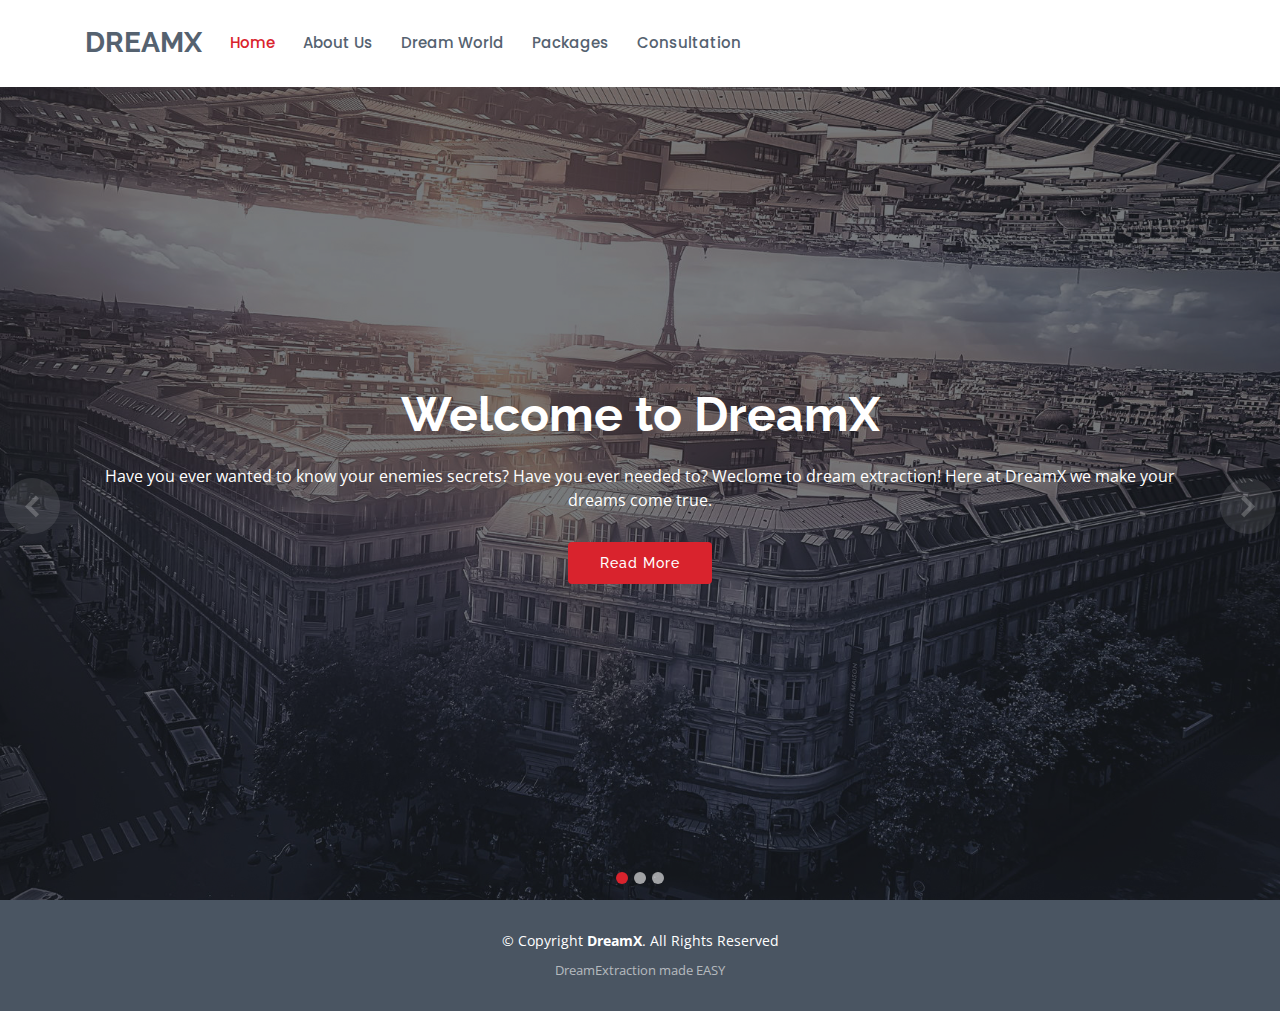
<file: Inception Website/index.html>
<!DOCTYPE html>
<html lang="en">

<head>
  <meta charset="utf-8">
  <meta content="width=device-width, initial-scale=1.0" name="viewport">

  <title>DreamX - Home</title>
  <meta content="" name="description">
  <meta content="" name="keywords">

  <link href="assets/img/favicon.png" rel="icon">

  <link href="https://fonts.googleapis.com/css?family=Open+Sans:300,300i,400,400i,600,600i,700,700i|Raleway:300,300i,400,400i,500,500i,600,600i,700,700i|Poppins:300,300i,400,400i,500,500i,600,600i,700,700i" rel="stylesheet">

  <link href="assets/dreamx/bootstrap/css/bootstrap.min.css" rel="stylesheet">
  <link href="assets/dreamx/icofont/icofont.min.css" rel="stylesheet">
  <link href="assets/dreamx/boxicons/css/boxicons.min.css" rel="stylesheet">
  <link href="assets/dreamx/animate.css/animate.min.css" rel="stylesheet">
  <link href="assets/dreamx/remixicon/remixicon.css" rel="stylesheet">
  <link href="assets/dreamx/venobox/venobox.css" rel="stylesheet">
  <link href="assets/dreamx/owl.carousel/assets/owl.carousel.min.css" rel="stylesheet">

  <link href="assets/css/style.css" rel="stylesheet">

</head>

<body>

  <!-- ======= Header ======= -->
  <header id="header" class="fixed-top ">
    <div class="container d-flex align-items-center">

      <h1 class="logo"><a href="index.html">DreamX</a></h1>

      <nav class="nav-menu d-none d-lg-block">

        <ul>
          <li class="active"><a href="index.html">Home</a></li>
          <li><a href="about.html">About Us</a></li>
          <li><a href="dreamworld.html">Dream World</a></li>
          <li><a href="packages.html">Packages</a></li>
          <li><a href="contact.html">Consultation</a></li>

        </ul>

      </nav><!-- .nav-menu -->


    </div>
  </header><!-- End Header -->


  <section id="hero">
    <div id="heroCarousel" class="carousel slide carousel-fade" data-ride="carousel">

      <ol class="carousel-indicators" id="hero-carousel-indicators"></ol>

      <div class="carousel-inner" role="listbox">

        <!-- Slide 1 -->
        <div class="carousel-item active" style="background-image: url(assets/img/slide/slide-1.jpg)">
          <div class="carousel-container">
            <div class="container">
              <h2>Welcome to <span>DreamX</span></h2>
              <p >Have you ever wanted to know your enemies secrets? Have you ever needed to? Weclome to dream extraction! Here at DreamX we make your dreams come true.</p>
              <a href="about.html" class="btn-get-started">Read More</a>
            </div>
          </div>
        </div>

        <!-- Slide 2 -->
        <div class="carousel-item" style="background-image: url(assets/img/slide/slide-2.jpg)">
          <div class="carousel-container">
            <div class="container">
            </div>
          </div>
        </div>

        <!-- Slide 3 -->
        <div class="carousel-item" style="background-image: url(assets/img/slide/top.webp)">
          <div class="carousel-container">
            <div class="container">
              <h2 class="animate__animated animate__fadeInDown">You Mustn’t Be Afraid To Dream A Little Bigger, Darling.</h2>
              <p class="animate__animated animate__fadeInUp">DreamX can show you possibilities you cannot even dream of. We have been in the industry for such a long time. The amount of experience we have is unreal. Trust us to get the job done. Capiche. Once An Idea Has Taken Hold Of The Brain, It’s Almost Impossible To Eradicate.</p>
              <a href="login.html" class="btn-get-started animate__animated animate__fadeInUp scrollto" style="background: rgb(93 104 119 / 20%)"></a>
            </div>
          </div>
        </div>

      </div>

      <a class="carousel-control-prev" href="#heroCarousel" role="button" data-slide="prev">
        <span class="carousel-control-prev-icon icofont-simple-left" aria-hidden="true"></span>
        <span class="sr-only">Previous</span>
      </a>

      <a class="carousel-control-next" href="#heroCarousel" role="button" data-slide="next">
        <span class="carousel-control-next-icon icofont-simple-right" aria-hidden="true"></span>
        <span class="sr-only">Next</span>
      </a>

    </div>
  </section><!-- End Hero -->



  <!-- ======= Footer ======= -->
  <footer id="footer">

    <div class="container">
      <div class="copyright">
        &copy; Copyright <strong><span>DreamX</span></strong>. All Rights Reserved
      </div>
      <div class="credits">
        DreamExtraction made EASY</a>
      </div>
    </div>
  </footer><!-- End Footer -->

  <a href="#" class="back-to-top"><i class="icofont-simple-up"></i></a>

  <!-- dreamx JS Files -->
  <script src="assets/dreamx/jquery/jquery.min.js"></script>
  <script src="assets/dreamx/bootstrap/js/bootstrap.bundle.min.js"></script>
  <script src="assets/dreamx/jquery.easing/jquery.easing.min.js"></script>
  <script src="assets/dreamx/php-email-form/validate.js"></script>
  <script src="assets/dreamx/isotope-layout/isotope.pkgd.min.js"></script>
  <script src="assets/dreamx/venobox/venobox.min.js"></script>
  <script src="assets/dreamx/waypoints/jquery.waypoints.min.js"></script>
  <script src="assets/dreamx/owl.carousel/owl.carousel.min.js"></script>

  <!-- Template Main JS File -->
  <script src="assets/js/main.js"></script>

</body>

</html>
</file>
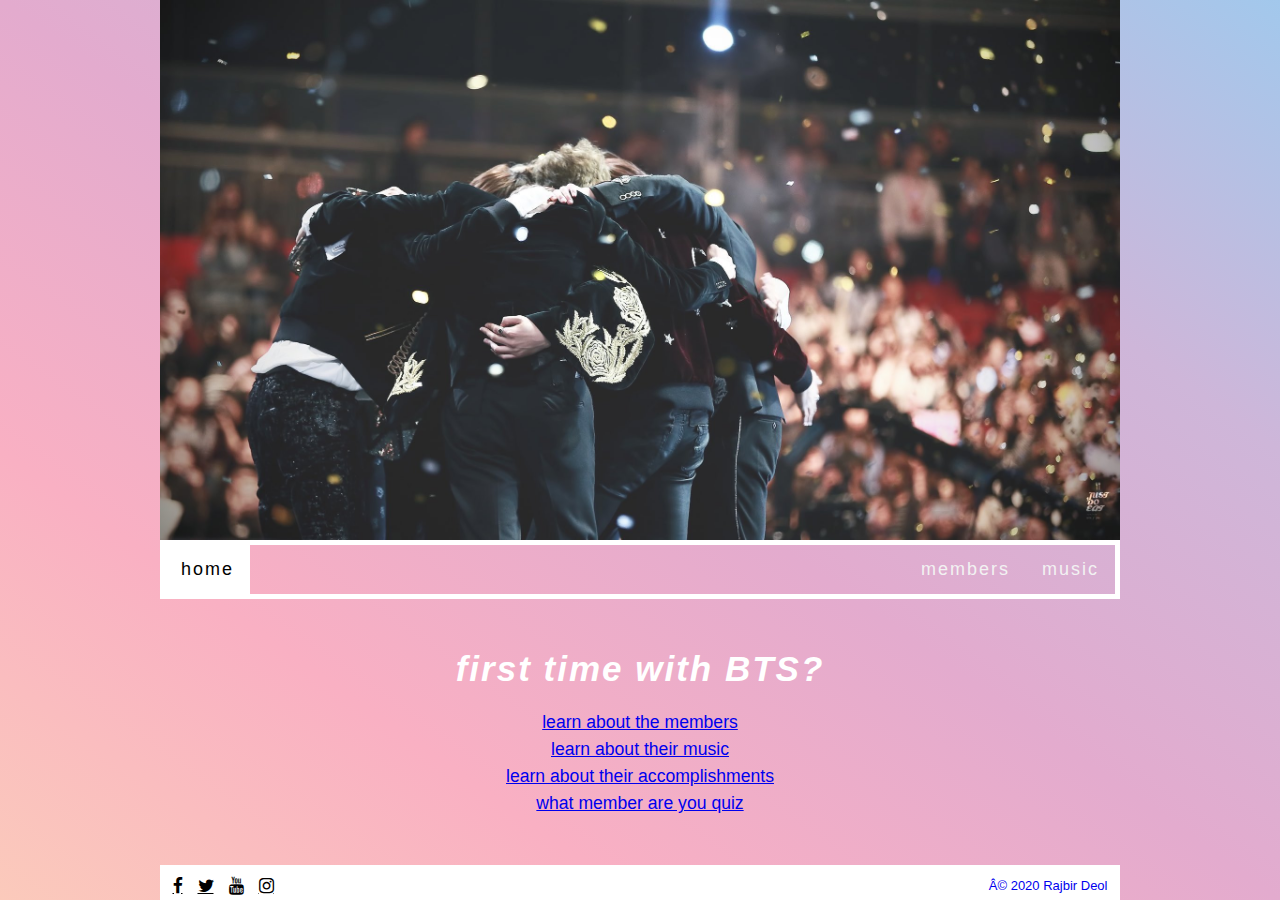
<file: BTS Site/home.html>
<!DOCTYPE html>
<html>
  <head>
    <link rel="stylesheet" type="text/css" href="webstyle.css">
    <link rel="stylesheet" href="https://cdnjs.cloudflare.com/ajax/libs/font-awesome/4.7.0/css/font-awesome.min.css">
    <meta charset=”utf-8” />
    <title>Home</title>
  </head>
  <body>
    <div class="header-container">
      <img class="top-image" id="home" src="headers/home.jpg" alt="BTS in a Group Hug">
      <div class="topnav" id="myHeader">
        <a class="active" href="#home">Home</a>
        <div class="topnav-right">
          <a href="one.html">members</a>
          <a href="two.html">music</a>
        </div>
      </div>

      <div class="quoteBox">
        <h1 >first time with BTS?</h1>
        <ul>
            <li><a href="one.html">learn about the members</a></li>
            <li><a href="two.html">learn about their music</a></li>
            <li><a href="404.html">learn about their accomplishments</a></li>
            <li><a href="404.html">what member are you quiz</a></li>
        </ul>
      </div>

    </div>
    <footer id="footer">
      <a href="https://www.facebook.com/bangtan.official/" target="_blank" rel="noopener" rel="nofollow" class="fa fa-facebook"></a>
      <a href="https://twitter.com/bts_twt" target="_blank" rel="noopener" rel="nofollow" class="fa fa-twitter"></a>
      <a href="https://www.youtube.com/channel/UCLkAepWjdylmXSltofFvsYQ" target="_blank" rel="noopener" rel="nofollow" class="fa fa-youtube"></a>
      <a href="https://www.instagram.com/bts.bighitofficial/" target="_blank" rel="noopener" rel="nofollow" class="fa fa-instagram"></a>
      <p><a href="mailto:rajbird@uoguelph.ca">© 2020 Rajbir Deol</a></p>
    </footer>

  </body>

</html>
</file>
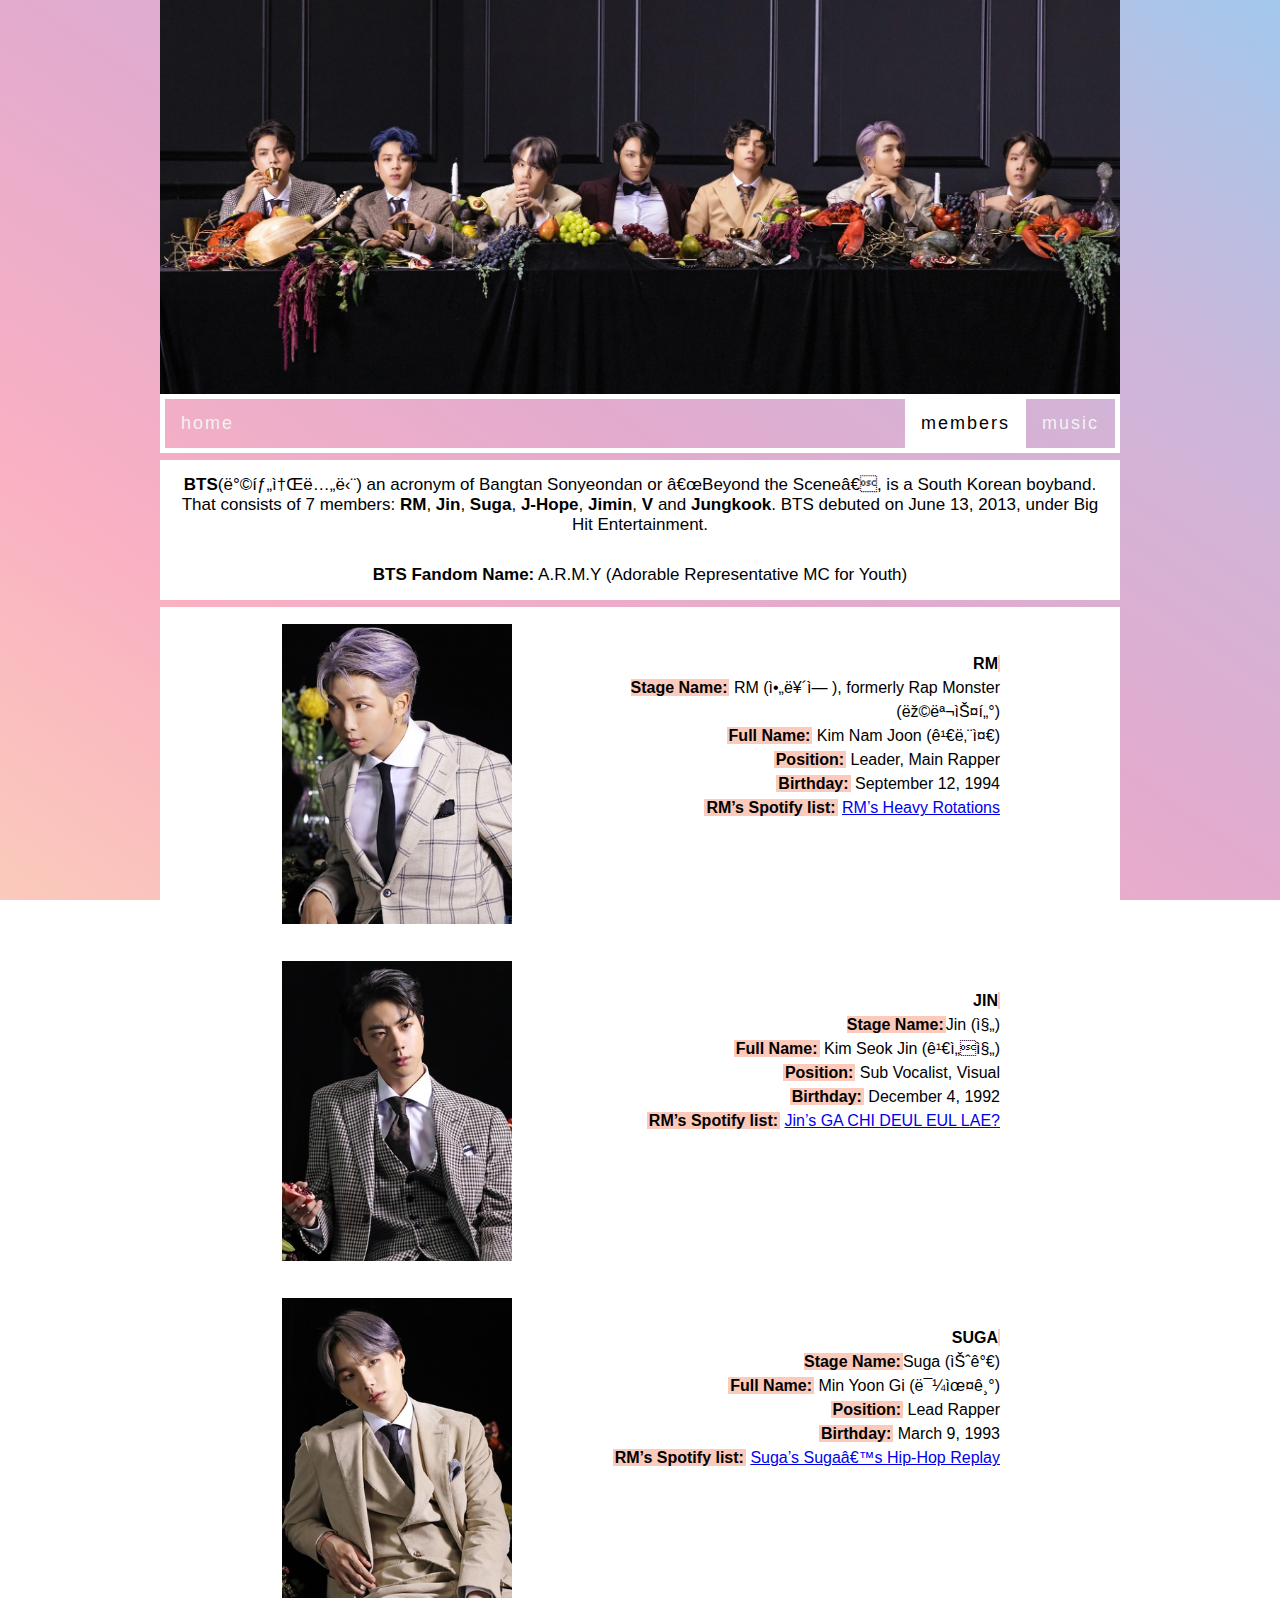
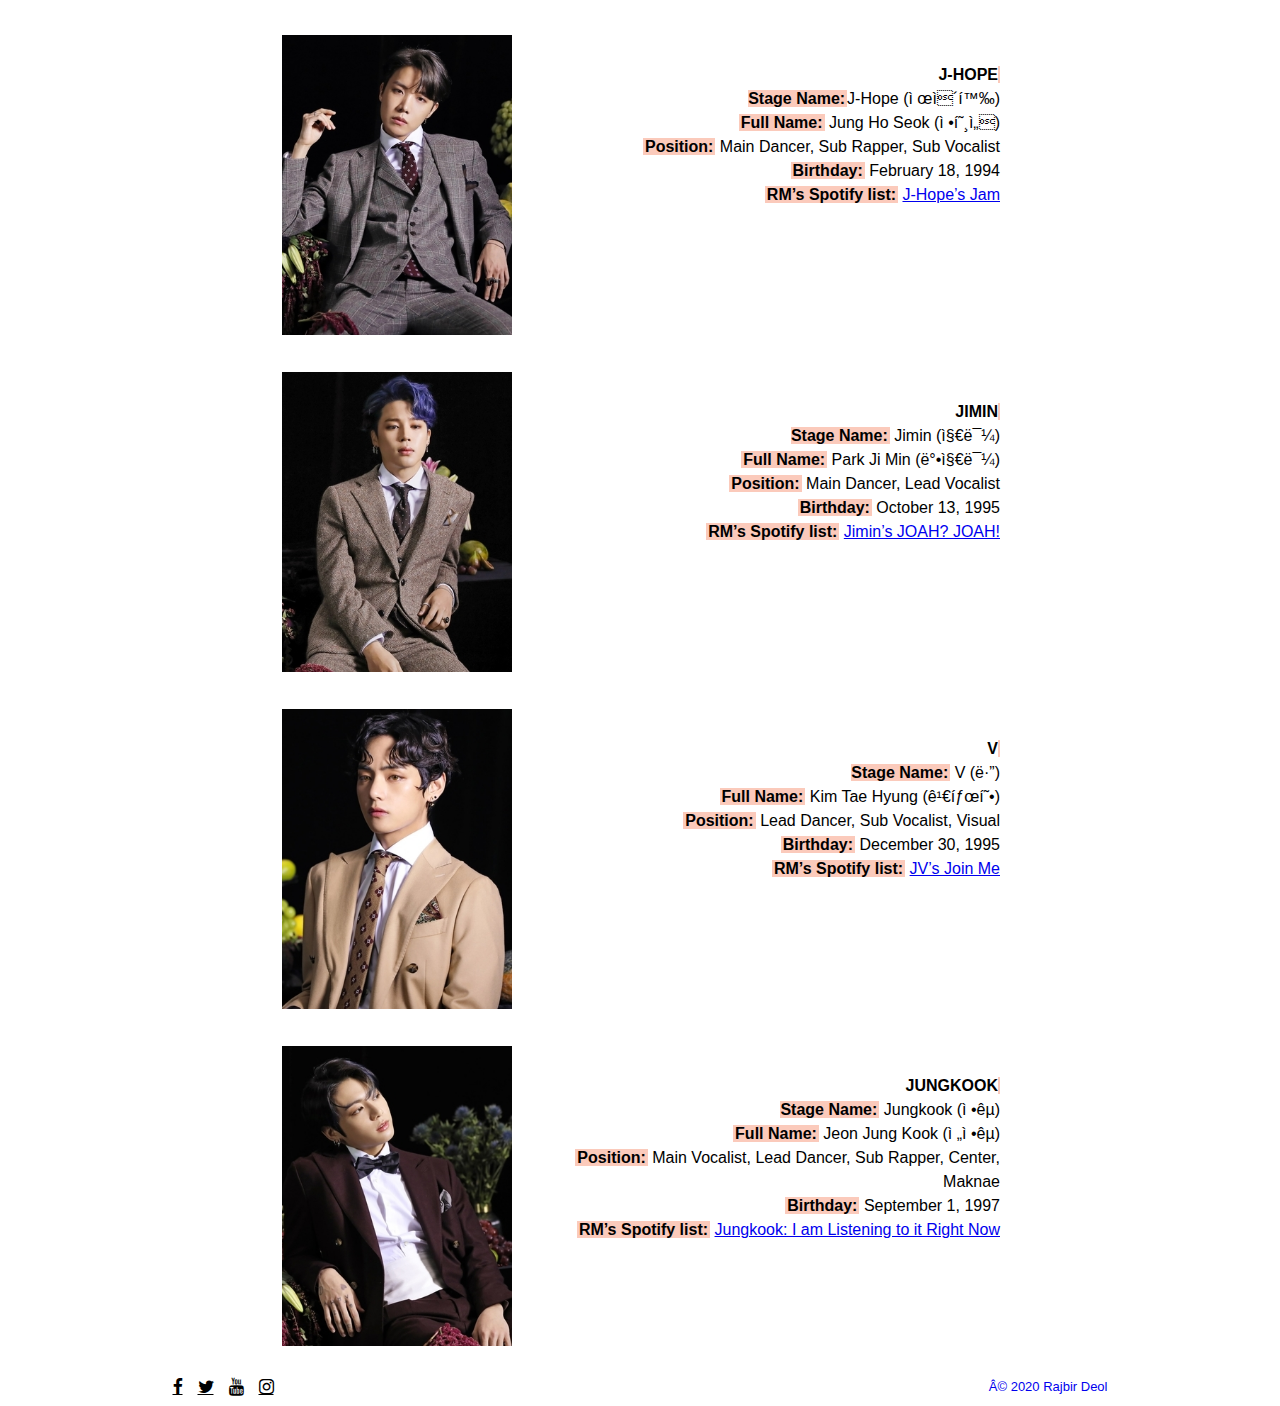
<file: BTS Site/one.html>
<!DOCTYPE html>
<html>
  <head>
    <link rel="stylesheet" type="text/css" href="webstyle.css">
    <link rel="stylesheet" href="https://cdnjs.cloudflare.com/ajax/libs/font-awesome/4.7.0/css/font-awesome.min.css">
    <meta charset=”utf-8” />
    <title>Members</title>
  </head>
  <body>
    <div class="page-container">
        <img class="top-image" id="one" src="headers/option.jpg" alt="BTS sitting on a table, covered with fake food.">
        <nav class="topnav" id="myHeader">
        <a href="home.html">Home</a>
            <div class="topnav-right">
              <a class="active" href="one.html">members</a>
              <a href="two.html">music</a>
            </div>
        </nav>
        <div class="content">
            <div class="members-content" id="membersPage">
                <p class="members-bts">
                  <strong>BTS</strong>(방탄소년단) an acronym of Bangtan Sonyeondan or “Beyond the Scene”, is a South Korean boyband. That consists of 7 members: <strong>RM</strong>, <strong>Jin</strong>, <strong>Suga</strong>, <strong>J-Hope</strong>, <strong>Jimin</strong>, <strong>V</strong> and <strong>Jungkook</strong>. BTS debuted on June 13, 2013, under Big Hit Entertainment.
                </p>

                <p class="members-bts">
                   <strong>BTS Fandom Name:</strong> A.R.M.Y (Adorable Representative MC for Youth)<br>
                </p>

                <div class="members-container">
                  <img class="member-img" src="members/rm.jpg" alt="Picture of Namjoon from BTS MAP OF THE SOUL: 7 Concept Photo Scketch #2">
                  <p>
                    <strong>RM</strong>
                    <span><br />Stage Name:</span> RM (아르엠), formerly Rap Monster (랩몬스터)<br />
                    <span>Full Name:</span> Kim Nam Joon (김남준)<br />
                    <span>Position:</span> Leader, Main Rapper<br />
                    <span>Birthday:</span> September 12, 1994<br />
                    <span>RM&#8217;s Spotify list:</span> <a href="https://open.spotify.com/user/bighitktm/playlist/0brZe9voOPUysDkWVCOATf" target="_blank" rel="noopener" rel="nofollow">RM&#8217;s Heavy Rotations</a>
                  </p>
                </div>


                <div class="members-container">
                  <img class="member-img" src="members/jin.jpg" alt="Picture of Jin from BTS MAP OF THE SOUL: 7 Concept Photo Scketch #2">
                  <p>
                    <strong>JIN</strong>
                    <span><br />Stage Name:</span>Jin (진)<br />
                    <span>Full Name:</span> Kim Seok Jin (김석진)<br />
                    <span>Position:</span> Sub Vocalist, Visual<br />
                    <span>Birthday:</span> December 4, 1992<br />
                    <span>RM&#8217;s Spotify list:</span> <a href="https://open.spotify.com/user/bighitktm/playlist/3wcvwNITmfb6sC6MKEJVX9" target="_blank" rel="noopener" rel="nofollow">Jin&#8217;s GA CHI DEUL EUL LAE?</a>
                  </p>
                </div>

                <div class="members-container">
                  <img class="member-img" src="members/suga.jpg" alt="Picture of Suga from BTS MAP OF THE SOUL: 7 Concept Photo Scketch #2">
                  <p>
                    <strong>SUGA</strong>
                    <span><br />Stage Name:</span>Suga (슈가)<br />
                    <span>Full Name:</span> Min Yoon Gi (민윤기)<br />
                    <span>Position:</span> Lead Rapper<br />
                    <span>Birthday:</span> March 9, 1993<br />
                    <span>RM&#8217;s Spotify list:</span> <a href="https://open.spotify.com/user/bighitktm/playlist/2FzWRo9ImvPMa7iAL9jCKF" target="_blank" rel="noopener" rel="nofollow">Suga&#8217;s Suga’s Hip-Hop Replay</a>
                  </p>
                </div>

                <div class="members-container">
                  <img class="member-img" src="members/jhope.jpg" alt="Picture of J-Hope from BTS MAP OF THE SOUL: 7 Concept Photo Scketch #2">
                  <p>
                    <strong>J-HOPE</strong>
                    <span><br />Stage Name:</span>J-Hope (제이홉)<br />
                    <span>Full Name:</span> Jung Ho Seok (정호석)<br />
                    <span>Position:</span> Main Dancer, Sub Rapper, Sub Vocalist<br />
                    <span>Birthday:</span> February 18, 1994<br />
                    <span>RM&#8217;s Spotify list:</span> <a href="https://open.spotify.com/user/bighitktm/playlist/6KdDdkjD5I3ObRqrc4TKNt" target="_blank" rel="noopener" rel="nofollow">J-Hope&#8217;s Jam</a>
                  </p>
                </div>

                <div class="members-container">
                  <img class="member-img" src="members/jm.jpg" alt="Picture of Jimin from BTS MAP OF THE SOUL: 7 Concept Photo Scketch #2">
                  <p>
                    <strong>JIMIN</strong>
                    <span><br />Stage Name:</span> Jimin (지민)<br />
                    <span>Full Name:</span> Park Ji Min (박지민)<br />
                    <span>Position:</span> Main Dancer, Lead Vocalist<br />
                    <span>Birthday:</span> October 13, 1995<br />
                    <span>RM&#8217;s Spotify list:</span> <a href="https://open.spotify.com/user/bighitktm/playlist/4RK2A6ql5PuWMLI76LapY9" target="_blank" rel="noopener" rel="nofollow">Jimin&#8217;s JOAH? JOAH!</a>
                  </p>
                </div>

                <div class="members-container">
                  <img class="member-img" src="members/v.jpg" alt="Picture of V from BTS MAP OF THE SOUL: 7 Concept Photo Scketch #2">
                  <p>
                    <strong>V</strong>
                    <span><br />Stage Name:</span> V (뷔)<br />
                    <span>Full Name:</span> Kim Tae Hyung (김태형)<br />
                    <span>Position:</span> Lead Dancer, Sub Vocalist, Visual<br />
                    <span>Birthday:</span> December 30, 1995<br />
                    <span>RM&#8217;s Spotify list:</span> <a href="https://open.spotify.com/user/bighitktm/playlist/2nKFSE6yJw9Xh2uDKzwmZb" target="_blank" rel="noopener" rel="nofollow">JV&#8217;s Join Me</a>
                  </p>
                </div>

                <div class="members-container">
                  <img class="member-img" src="members/jk.jpg" alt="Picture of Jungkook from BTS MAP OF THE SOUL: 7 Concept Photo Scketch #2">
                  <p>
                    <strong>JUNGKOOK</strong>
                    <span><br />Stage Name:</span> Jungkook (정국)<br />
                    <span>Full Name:</span> Jeon Jung Kook (전정국)<br />
                    <span>Position:</span> Main Vocalist, Lead Dancer, Sub Rapper, Center, Maknae<br />
                    <span>Birthday:</span> September 1, 1997<br />
                    <span>RM&#8217;s Spotify list:</span> <a href="https://open.spotify.com/user/bighitktm/playlist/59b6qZDNJI2ZfhqZFMaU6R" target="_blank" rel="noopener" rel="nofollow">Jungkook: I am Listening to it Right Now</a>
                  </p>
                </div>




            </div>
        </div>


    </div>
    <footer id="footer">
      <a href="https://www.facebook.com/bangtan.official/" target="_blank" rel="noopener" rel="nofollow" class="fa fa-facebook"></a>
      <a href="https://twitter.com/bts_twt" target="_blank" rel="noopener" rel="nofollow" class="fa fa-twitter"></a>
      <a href="https://www.youtube.com/channel/UCLkAepWjdylmXSltofFvsYQ" target="_blank" rel="noopener" rel="nofollow" class="fa fa-youtube"></a>
      <a href="https://www.instagram.com/bts.bighitofficial/" target="_blank" rel="noopener" rel="nofollow" class="fa fa-instagram"></a>
      <p><a href="mailto:rajbird@uoguelph.ca">© 2020 Rajbir Deol</a></p>
    </footer>
  </body>

</html>
</file>
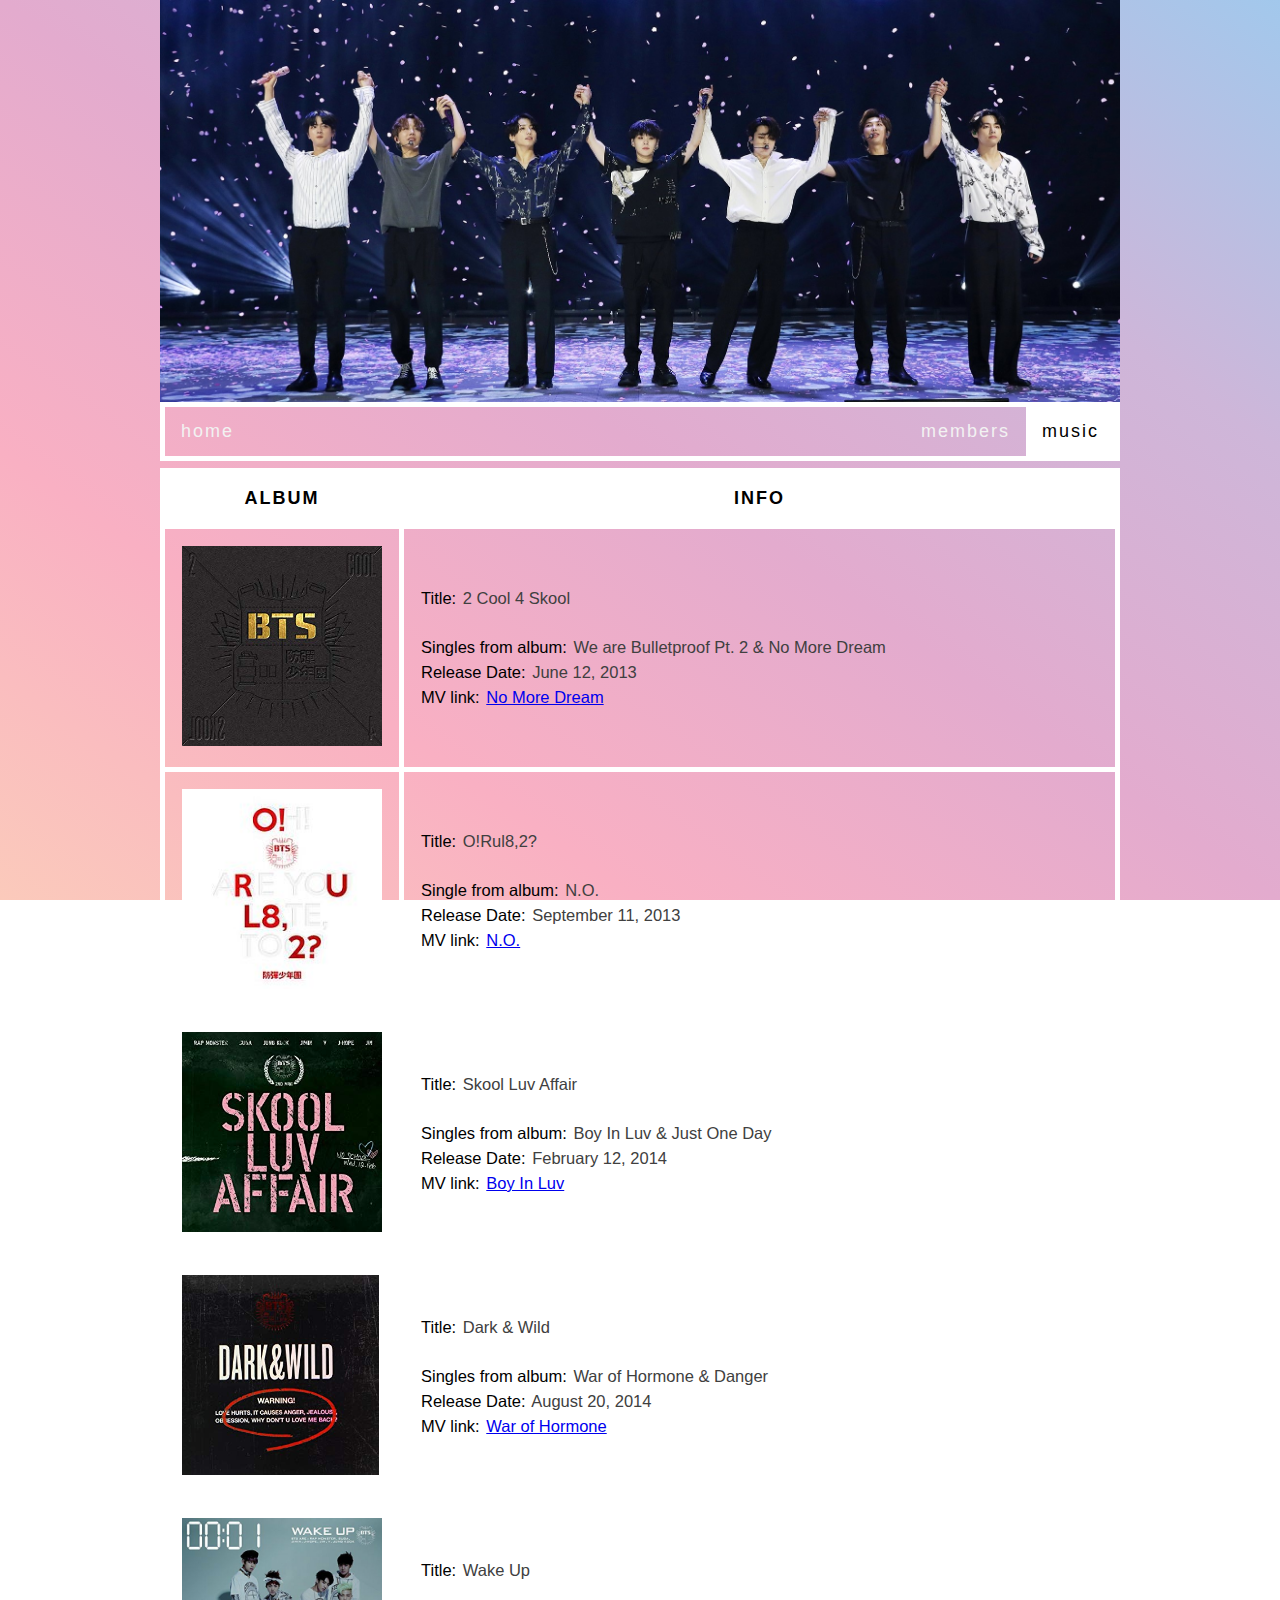
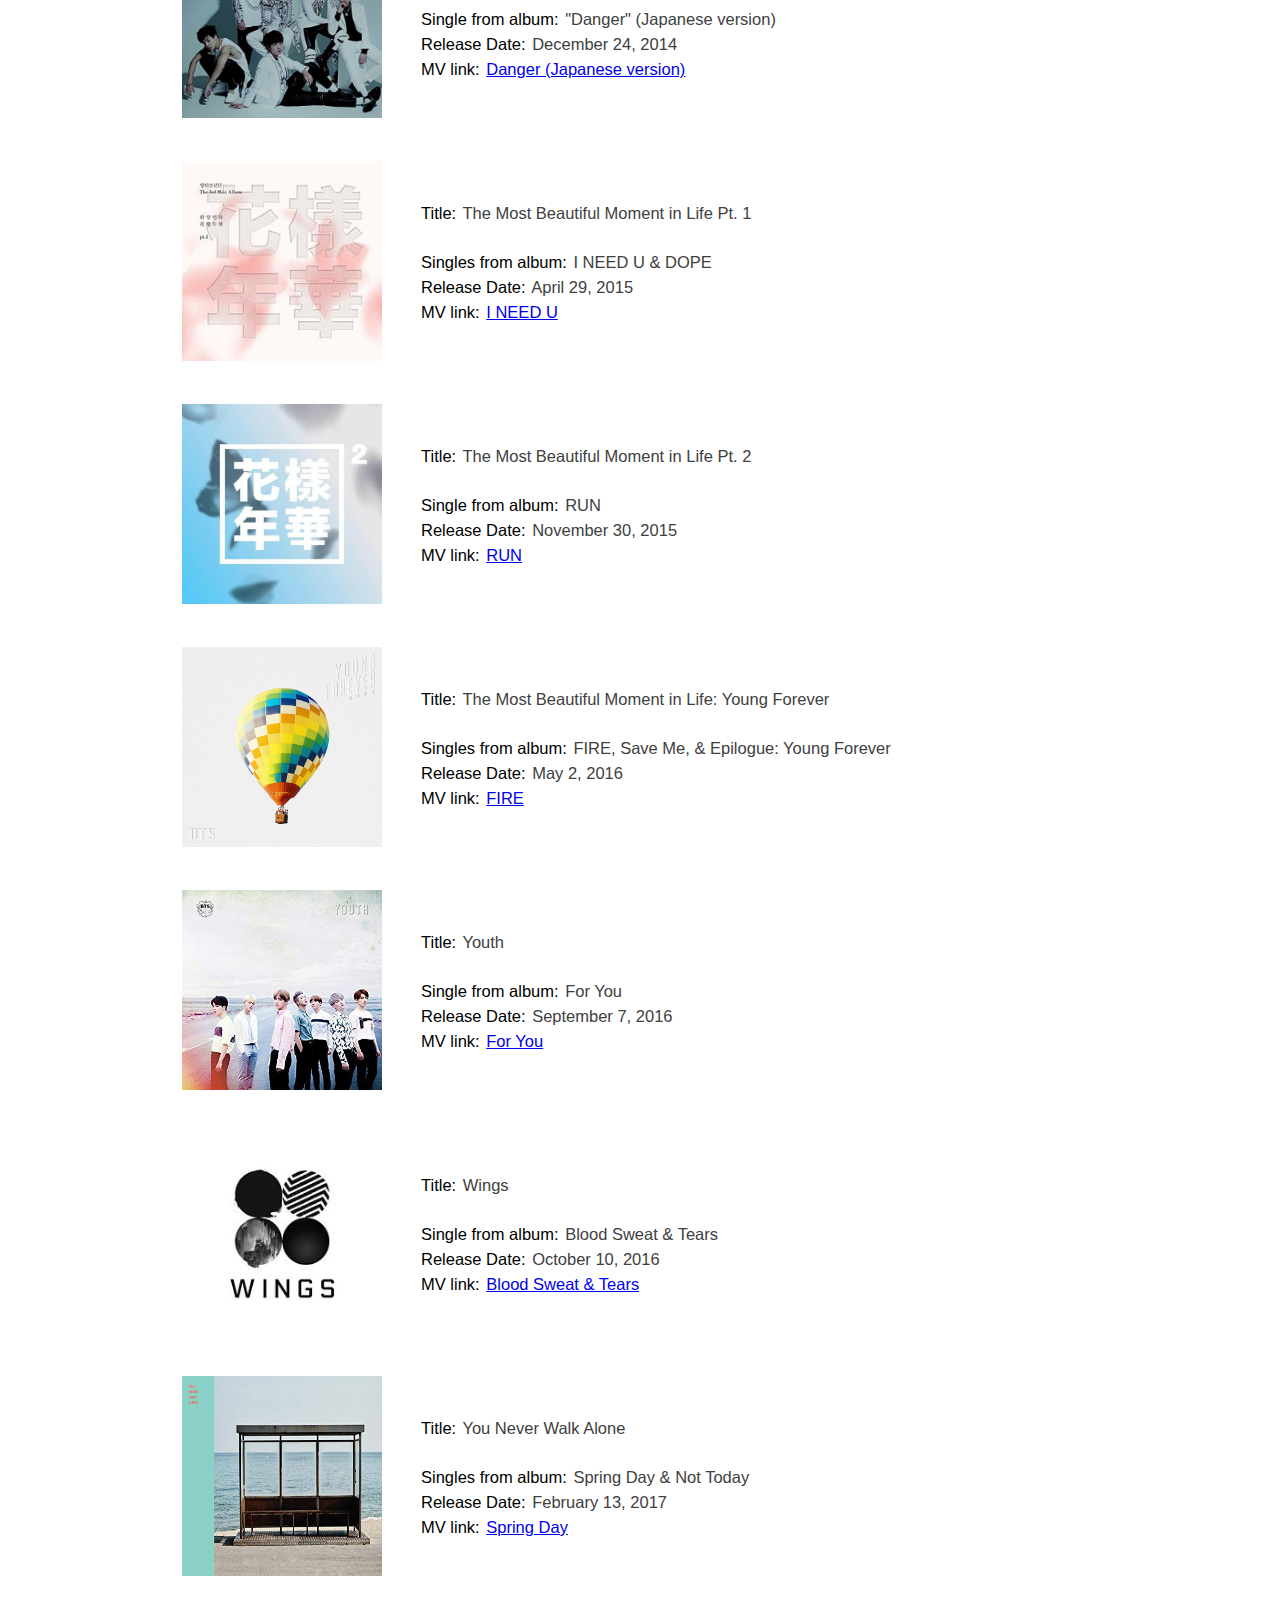
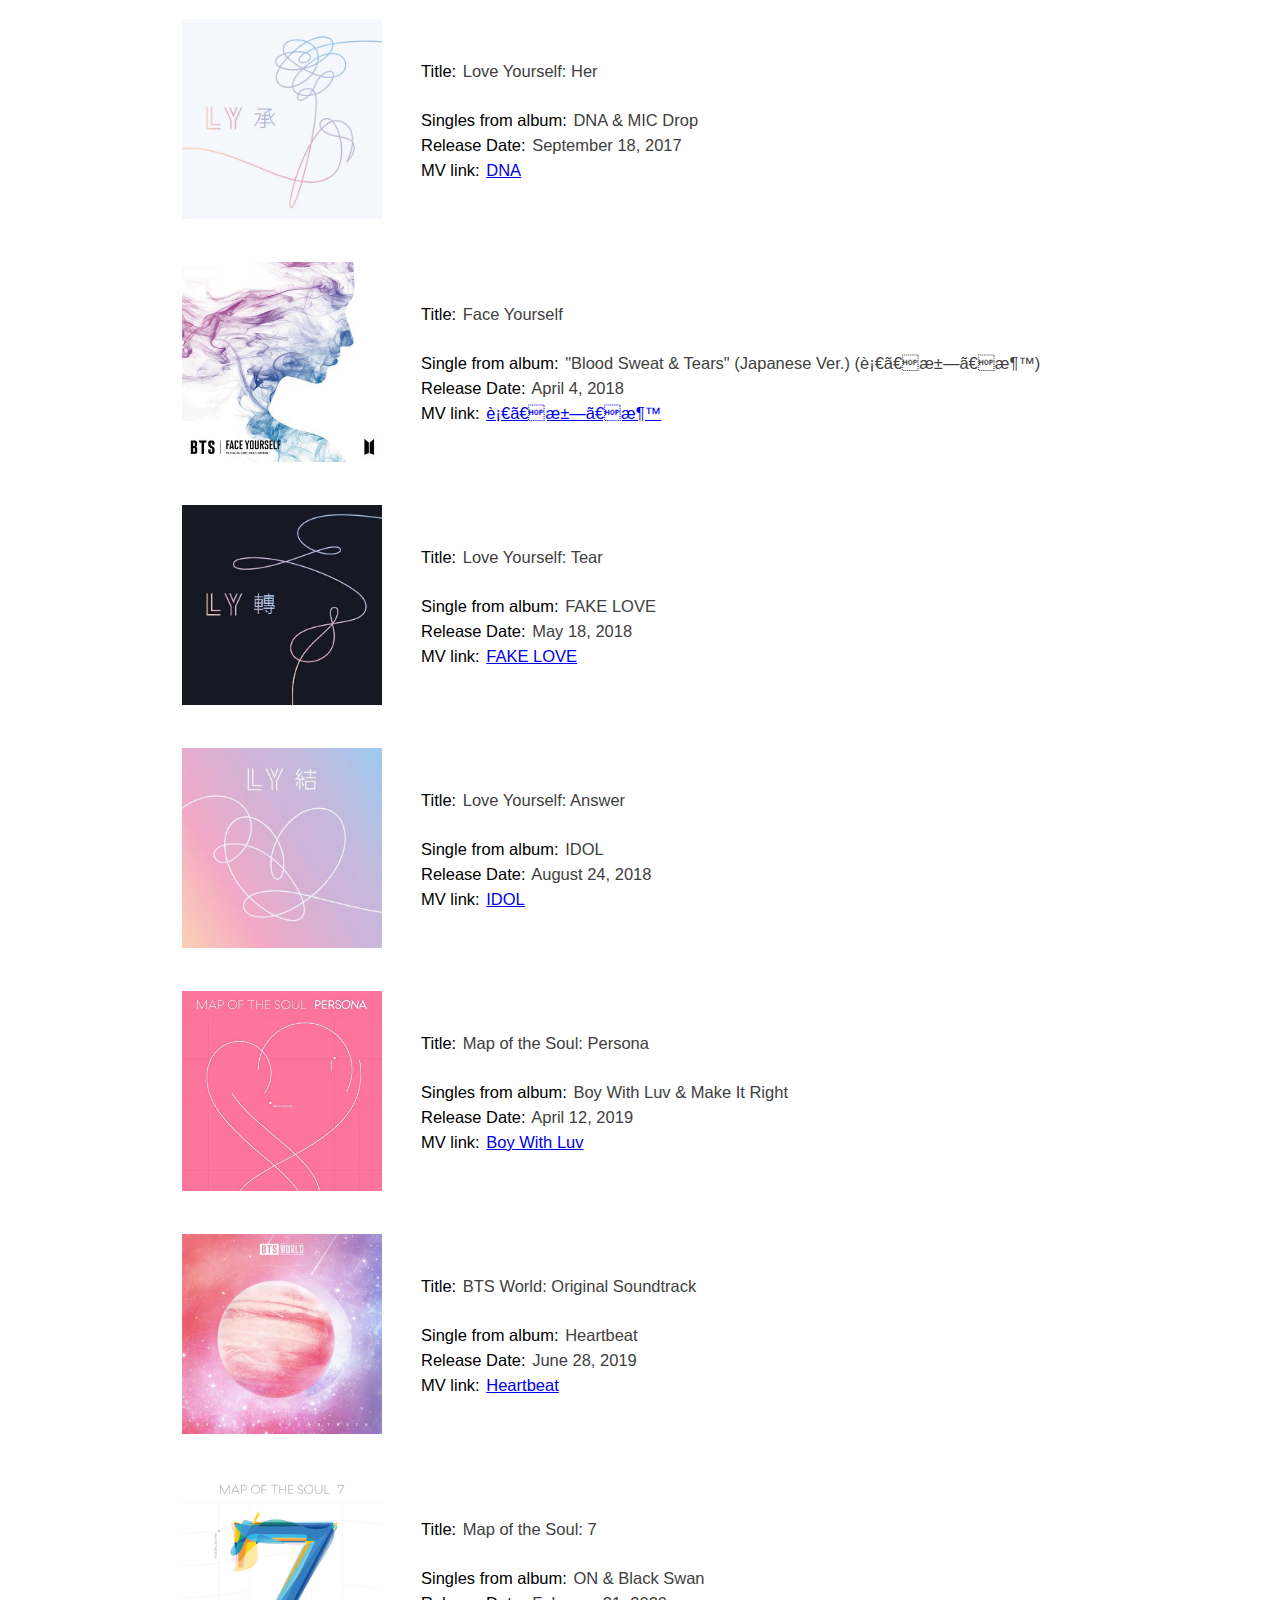
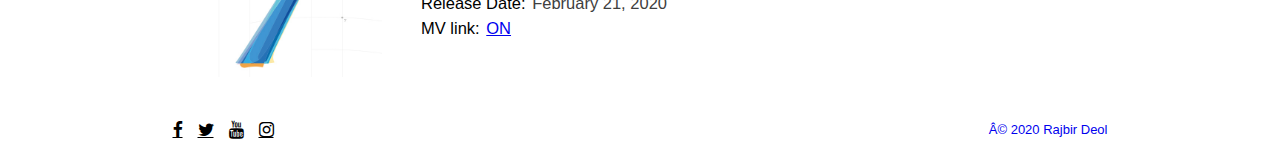
<file: BTS Site/two.html>
<!DOCTYPE html>
<html>
  <head>
    <link rel="stylesheet" type="text/css" href="webstyle.css">
    <link rel="stylesheet" href="https://cdnjs.cloudflare.com/ajax/libs/font-awesome/4.7.0/css/font-awesome.min.css">
    <meta charset=”utf-8” />
    <title>Discography</title>
  </head>
  <body>
    <div class="page-container">
      <img class="top-image" id="two" src="headers/members.jpg" alt="BTS on stage, holding hands that are raised above their heads">
      <div class="topnav" id="myHeader">
        <a href="home.html">Home</a>
        <div class="topnav-right">
          <a href="one.html">members</a>
          <a class="active" href="two.html">music</a>
        </div>
      </div>
      <div class="content">
        <div class="music-content">
          <div>
            <table>
              <tr>
                <th class="column">ALBUM</th>
                <th class="column">INFO</th>
              </tr>
              <tr>
                <td class="cover">
                  <img class="album-img" src="albums/1.jpg" alt="Picture of 2 Cool 4 Skool Album Cover">
                </td>
                <td class="TDtext">
                  <span>Title:</span> 2 Cool 4 Skool<br />
                  <br />
                  <span>Singles from album:</span> We are Bulletproof Pt. 2 & No More Dream<br />
                  <span>Release Date:</span> June 12, 2013<br />
                  <span>MV link:</span> <a href="https://youtu.be/rBG5L7UsUxA" target="_blank" rel="noopener" rel="nofollow">No More Dream</a>
                </td>
              </tr>
              <tr>
                <td class="cover">
                  <img class="album-img" src="albums/2.jpg" alt="Picture of O!Rul8,2? Album Cover">
                </td>
                <td class="TDtext">
                  <span>Title:</span> O!Rul8,2?<br />
                  <br />
                  <span>Single from album:</span> N.O.<br />
                  <span>Release Date:</span> September 11, 2013<br />
                  <span>MV link:</span> <a href="https://youtu.be/mmgxPLLLyVo" target="_blank" rel="noopener" rel="nofollow">N.O.</a>
                </td>
              </tr>
              <tr>
                <td class="cover">
                  <img class="album-img" src="albums/3.jpg" alt="Picture of 2 Cool 4 Skool Album Cover">
                </td>
                <td class="TDtext">
                  <span>Title:</span> Skool Luv Affair<br />
                  <br />
                  <span>Singles from album:</span> Boy In Luv & Just One Day<br />
                  <span>Release Date:</span> February 12, 2014<br />
                  <span>MV link:</span> <a href="https://youtu.be/m8MfJg68oCs" target="_blank" rel="noopener" rel="nofollow">Boy In Luv</a>
                </td>
              </tr>
              <tr>
                <td class="cover">
                  <img class="album-img" src="albums/4.jpg" alt="Picture of Dark & Wild Album Cover">
                </td>
                <td class="TDtext">
                  <span>Title:</span> Dark & Wild<br />
                  <br />
                  <span>Singles from album:</span> War of Hormone & Danger<br />
                  <span>Release Date:</span> August 20, 2014<br />
                  <span>MV link:</span> <a href="https://youtu.be/XQmpVHUi-0A" target="_blank" rel="noopener" rel="nofollow">War of Hormone</a>
                </td>
              </tr>
              <tr>
                <td class="cover">
                  <img class="album-img" src="albums/5.jpg" alt="Picture of Wake Up Album Cover">
                </td>
                <td class="TDtext">
                  <span>Title:</span> Wake Up<br />
                  <br />
                  <span>Single from album:</span> "Danger" (Japanese version)<br />
                  <span>Release Date:</span> December 24, 2014<br />
                  <span>MV link:</span> <a href="https://youtu.be/bagj78IQ3l0" target="_blank" rel="noopener" rel="nofollow">Danger (Japanese version)</a>
                </td>
              </tr>
              <tr>
                <td class="cover">
                  <img class="album-img" src="albums/6.jpg" alt="Picture of The Most Beautiful Moment in Life Pt. 1 Album Cover">
                </td>
                <td class="TDtext">
                  <span>Title:</span> The Most Beautiful Moment in Life Pt. 1<br />
                  <br />
                  <span>Singles from album:</span> I NEED U & DOPE<br />
                  <span>Release Date:</span> April 29, 2015<br />
                  <span>MV link:</span> <a href="https://youtu.be/jjskoRh8GTE" target="_blank" rel="noopener" rel="nofollow">I NEED U</a>
                </td>
              </tr>
              <tr>
                <td class="cover">
                  <img class="album-img" src="albums/8.jpg" alt="Picture of The Most Beautiful Moment in Life Pt. 2 Album Cover">
                </td>
                <td class="TDtext">
                  <span>Title:</span> The Most Beautiful Moment in Life Pt. 2<br />
                  <br />
                  <span>Single from album:</span> RUN<br />
                  <span>Release Date:</span> November 30, 2015<br />
                  <span>MV link:</span> <a href="https://youtu.be/5Wn85Ge22FQ" target="_blank" rel="noopener" rel="nofollow">RUN</a>
                </td>
              </tr>
              <tr>
                <td class="cover">
                  <img class="album-img" src="albums/9.jpg" alt="Picture of The Most Beautiful Moment in Life: Young Forever Album Cover">
                </td>
                <td class="TDtext">
                  <span>Title:</span> The Most Beautiful Moment in Life: Young Forever<br />
                  <br />
                  <span>Singles from album:</span> FIRE, Save Me, & Epilogue: Young Forever<br />
                  <span>Release Date:</span> May 2, 2016<br />
                  <span>MV link:</span> <a href="https://youtu.be/ALj5MKjy2BU" target="_blank" rel="noopener" rel="nofollow">FIRE</a>
                </td>
              </tr>
              <tr>
                <td class="cover">
                  <img class="album-img" src="albums/10.jpg" alt="Picture of Youth Album Cover">
                </td>
                <td class="TDtext">
                  <span>Title:</span> Youth<br />
                  <br />
                  <span>Single from album:</span> For You<br />
                  <span>Release Date:</span> September 7, 2016<br />
                  <span>MV link:</span> <a href="https://youtu.be/TTG6nxwdhyA" target="_blank" rel="noopener" rel="nofollow">For You</a>
                </td>
              </tr>
              <tr>
                <td class="cover">
                  <img class="album-img" src="albums/11.jpg" alt="Picture of Wings Album Cover">
                </td>
                <td class="TDtext">
                  <span>Title:</span> Wings<br />
                  <br />
                  <span>Single from album:</span> Blood Sweat & Tears<br />
                  <span>Release Date:</span> October 10, 2016<br />
                  <span>MV link:</span> <a href="https://youtu.be/hmE9f-TEutc" target="_blank" rel="noopener" rel="nofollow">Blood Sweat & Tears</a>
                </td>
              </tr>
              <tr>
                <td class="cover">
                  <img class="album-img" src="albums/12.jpg" alt="Picture of You Never Walk Alone Album Cover">
                </td>
                <td class="TDtext">
                  <span>Title:</span> You Never Walk Alone<br />
                  <br />
                  <span>Singles from album:</span> Spring Day & Not Today<br />
                  <span>Release Date:</span> February 13, 2017<br />
                  <span>MV link:</span> <a href="https://youtu.be/xEeFrLSkMm8" target="_blank" rel="noopener" rel="nofollow">Spring Day</a>
                </td>
              </tr>
              <tr>
                <td class="cover">
                  <img class="album-img" src="albums/13.jpg" alt="Picture of Love Yourself: Her Album Cover">
                </td>
                <td class="TDtext">
                  <span>Title:</span> Love Yourself: Her<br />
                  <br />
                  <span>Singles from album:</span> DNA & MIC Drop<br />
                  <span>Release Date:</span> September 18, 2017<br />
                  <span>MV link:</span> <a href="https://youtu.be/MBdVXkSdhwU" target="_blank" rel="noopener" rel="nofollow">DNA</a>
                </td>
              </tr>
              <tr>
                <td class="cover">
                  <img class="album-img" src="albums/14.jpg" alt="Picture of Face Yourself Album Cover">
                </td>
                <td class="TDtext">
                  <span>Title:</span> Face Yourself<br />
                  <br />
                  <span>Single from album:</span> "Blood Sweat & Tears" (Japanese Ver.) (血、汗、涙)<br />
                  <span>Release Date:</span> April 4, 2018<br />
                  <span>MV link:</span> <a href="https://youtu.be/7OX7dIRReSA" target="_blank" rel="noopener" rel="nofollow">血、汗、涙</a>
                </td>
              </tr>
              <tr>
                <td class="cover">
                  <img class="album-img" src="albums/16.jpg" alt="Picture of Love Yourself: Tear Album Cover">
                </td>
                <td class="TDtext">
                  <span>Title:</span> Love Yourself: Tear<br />
                  <br />
                  <span>Single from album:</span> FAKE LOVE<br />
                  <span>Release Date:</span> May 18, 2018<br />
                  <span>MV link:</span> <a href="https://youtu.be/7C2z4GqqS5E" target="_blank" rel="noopener" rel="nofollow">FAKE LOVE</a>
                </td>
              </tr>
              <tr>
                <td class="cover">
                  <img class="album-img" src="albums/18.jpg" alt="Picture of Love Yourself: Answer Album Cover">
                </td>
                <td class="TDtext">
                  <span>Title:</span> Love Yourself: Answer<br />
                  <br />
                  <span>Single from album:</span> IDOL<br />
                  <span>Release Date:</span> August 24, 2018<br />
                  <span>MV link:</span> <a href="https://youtu.be/pBuZEGYXA6E" target="_blank" rel="noopener" rel="nofollow">IDOL</a>
                </td>
              </tr>
              <tr>
                <td class="cover">
                  <img class="album-img" src="albums/19.jpg" alt="Picture of Map of the Soul: Persona Album Cover">
                </td>
                <td class="TDtext">
                  <span>Title:</span> Map of the Soul: Persona<br />
                  <br />
                  <span>Singles from album:</span> Boy With Luv & Make It Right<br />
                  <span>Release Date:</span> April 12, 2019<br />
                  <span>MV link:</span> <a href="https://youtu.be/XsX3ATc3FbA" target="_blank" rel="noopener" rel="nofollow">Boy With Luv</a>
                </td>
              </tr>
              <tr>
                <td class="cover">
                  <img class="album-img" src="albums/20.jpg" alt="Picture of BTS World: Original Soundtrack Album Cover">
                </td>
                <td class="TDtext">
                  <span>Title:</span> BTS World: Original Soundtrack<br />
                  <br />
                  <span>Single from album:</span> Heartbeat<br />
                  <span>Release Date:</span> June 28, 2019<br />
                  <span>MV link:</span> <a href="https://youtu.be/aKSxbt-O6TA" target="_blank" rel="noopener" rel="nofollow">Heartbeat</a>
                </td>
              </tr>
              <tr>
                <td class="cover">
                  <img class="album-img" src="albums/21.jpg" alt="Picture of Map of the Soul: 7 Album Cover">
                </td>
                <td class="TDtext">
                  <span>Title:</span> Map of the Soul: 7<br />
                  <br />
                  <span>Singles from album:</span> ON & Black Swan<br />
                  <span>Release Date:</span> February 21, 2020<br />
                  <span>MV link:</span> <a href="https://youtu.be/mPVDGOVjRQ0" target="_blank" rel="noopener" rel="nofollow">ON</a>
                </td>
              </tr>
            </table>
          <div>
        </div>

      </div>

    </div>
    <footer id="footer">
      <a href="https://www.facebook.com/bangtan.official/" target="_blank" rel="noopener" rel="nofollow" class="fa fa-facebook"></a>
      <a href="https://twitter.com/bts_twt" target="_blank" rel="noopener" rel="nofollow" class="fa fa-twitter"></a>
      <a href="https://www.youtube.com/channel/UCLkAepWjdylmXSltofFvsYQ" target="_blank" rel="noopener" rel="nofollow" class="fa fa-youtube"></a>
      <a href="https://www.instagram.com/bts.bighitofficial/" target="_blank" rel="noopener" rel="nofollow" class="fa fa-instagram"></a>
      <p><a href="mailto:rajbird@uoguelph.ca">© 2020 Rajbir Deol</a></p>
    </footer>

  </body>

</html>
</file>
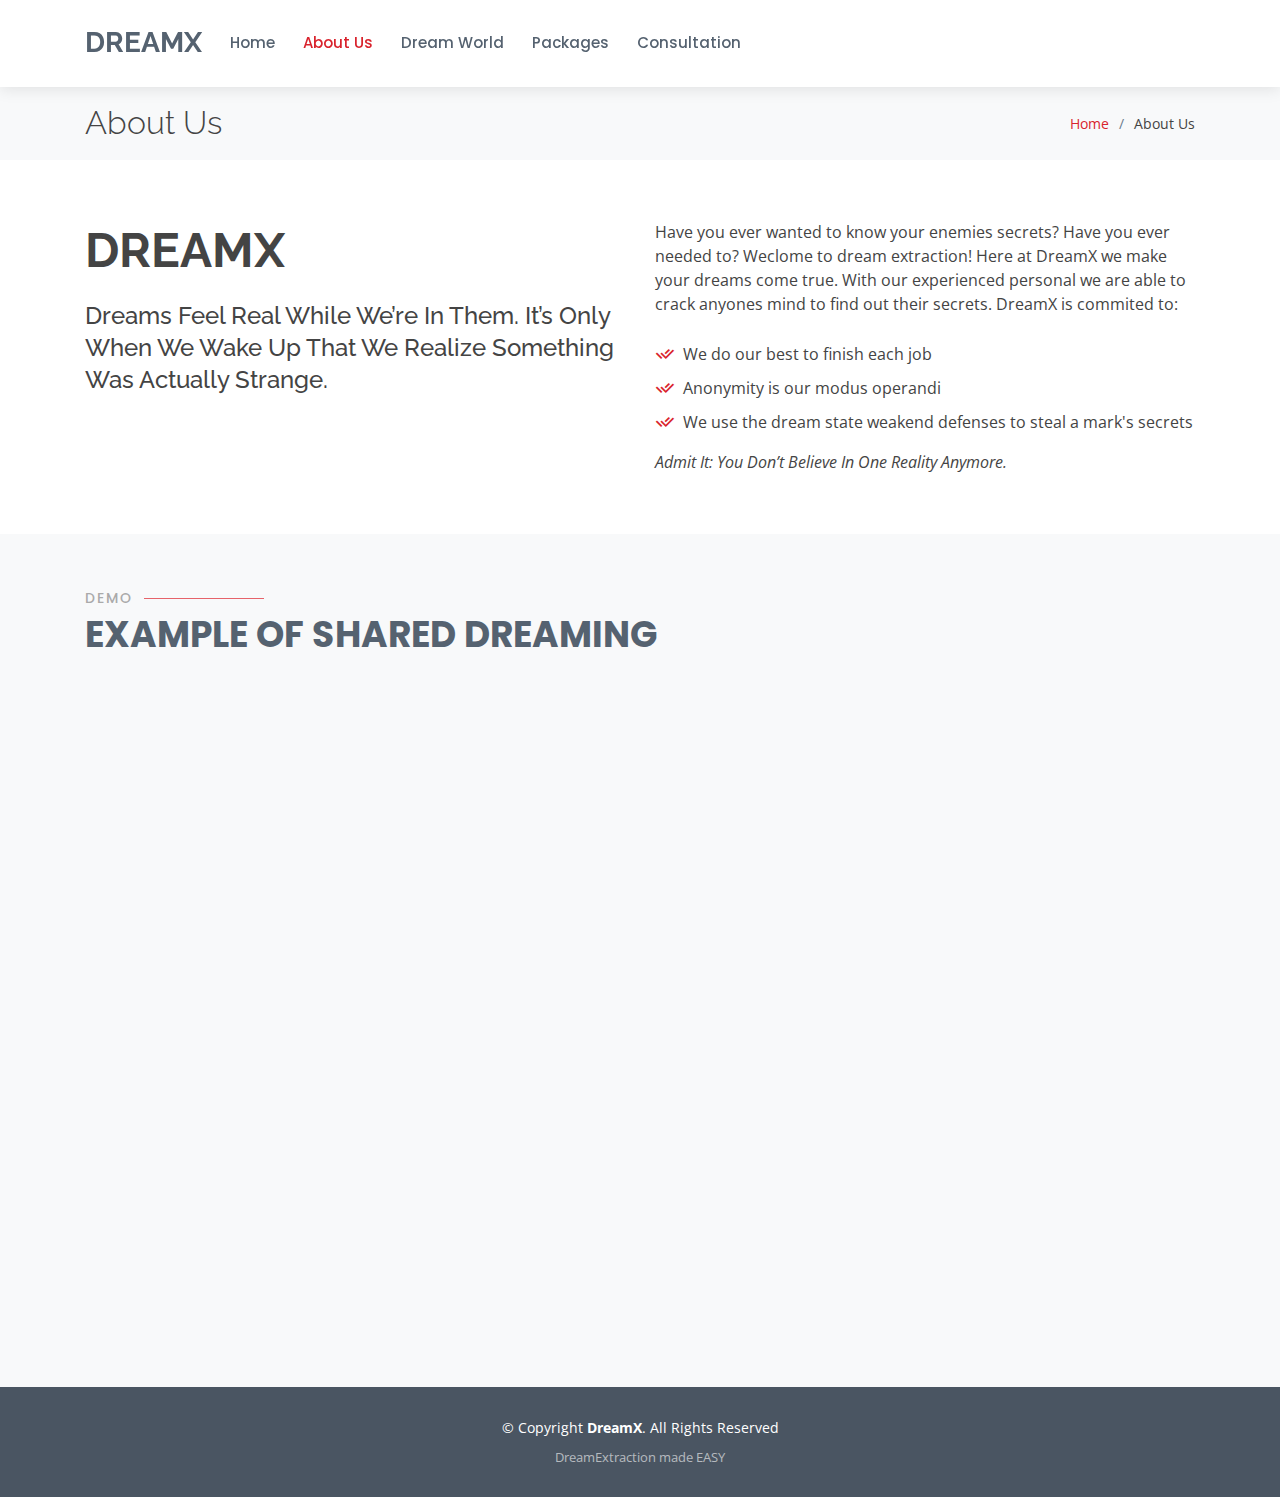
<file: Inception Website/about.html>
<!DOCTYPE html>
<html lang="en">

<head>
  <meta charset="utf-8">
  <meta content="width=device-width, initial-scale=1.0" name="viewport">

  <title>About - DreamX</title>
  <meta content="" name="description">
  <meta content="" name="keywords">

  <link href="assets/img/favicon.png" rel="icon">

  <link href="https://fonts.googleapis.com/css?family=Open+Sans:300,300i,400,400i,600,600i,700,700i|Raleway:300,300i,400,400i,500,500i,600,600i,700,700i|Poppins:300,300i,400,400i,500,500i,600,600i,700,700i" rel="stylesheet">

  <link href="assets/dreamx/bootstrap/css/bootstrap.min.css" rel="stylesheet">
  <link href="assets/dreamx/icofont/icofont.min.css" rel="stylesheet">
  <link href="assets/dreamx/boxicons/css/boxicons.min.css" rel="stylesheet">
  <link href="assets/dreamx/animate.css/animate.min.css" rel="stylesheet">
  <link href="assets/dreamx/remixicon/remixicon.css" rel="stylesheet">
  <link href="assets/dreamx/venobox/venobox.css" rel="stylesheet">
  <link href="assets/dreamx/owl.carousel/assets/owl.carousel.min.css" rel="stylesheet">

  <link href="assets/css/style.css" rel="stylesheet">


</head>

<body>

  <!-- ======= Header ======= -->
  <header id="header" class="fixed-top header-inner-pages">
    <div class="container d-flex align-items-center">

      <h1 class="logo"><a href="index.html">DreamX</a></h1>

      <nav class="nav-menu d-none d-lg-block">

        <ul>
          <li><a href="index.html">Home</a></li>
          <li class="active"><a href="about.html">About Us</a></li>
          <li><a href="dreamworld.html">Dream World</a></li>
          <li><a href="packages.html">Packages</a></li>
          <li><a href="contact.html">Consultation</a></li>

        </ul>

      </nav><!-- .nav-menu -->


    </div>
  </header><!-- End Header -->

  <main id="main">

    <!-- ======= Breadcrumbs ======= -->
    <section id="breadcrumbs" class="breadcrumbs">
      <div class="container">

        <div class="d-flex justify-content-between align-items-center">
          <h2>About Us</h2>
          <ol>
            <li><a href="index.html">Home</a></li>
            <li>About Us</li>
          </ol>
        </div>

      </div>
    </section><!-- End Breadcrumbs -->

    <!-- ======= About Section ======= -->
    <section id="about" class="about">
      <div class="container">

        <div class="row content">
          <div class="col-lg-6">
            <h2>DreamX</h2>
            <h3>Dreams Feel Real While We’re In Them. It’s Only When We Wake Up That We Realize Something Was Actually Strange.</h3>
          </div>
          <div class="col-lg-6 pt-4 pt-lg-0">
            <p>
              Have you ever wanted to know your enemies secrets? Have you ever needed to? Weclome to dream extraction! Here at DreamX we make your dreams come true. With our experienced personal we are able to crack anyones mind to find out their secrets. DreamX is commited to:
            </p>
            <ul>
              <li><i class="ri-check-double-line"></i> We do our best to finish each job</li>
              <li><i class="ri-check-double-line"></i> Anonymity is our modus operandi</li>
              <li><i class="ri-check-double-line"></i> We use the dream state weakend defenses to steal a mark's secrets</li>
            </ul>
            <p class="font-italic">
              Admit It: You Don’t Believe In One Reality Anymore.
            </p>
          </div>
        </div>

      </div>
    </section><!-- End About Section -->

    <!-- ======= Demo Section ======= -->
    <section id="demo" class="demo section-bg">
      <div class="container">

        <div class="section-title">
          <h2>Demo</h2>
          <p>Example of shared dreaming</p>
        </div>

        <div class="embed-responsive embed-responsive-16by9">
          <iframe width="969" height="545" src="https://www.youtube.com/embed/9U7_NBIHsQk" frameborder="0" allow="accelerometer; autoplay; clipboard-write; encrypted-media; gyroscope; picture-in-picture" allowfullscreen></iframe>
        </div>

      </div>
    </section><!-- End Demo Section -->



  </main><!-- End #main -->

  <!-- ======= Footer ======= -->
  <footer id="footer">

    <div class="container">
      <div class="copyright">
        &copy; Copyright <strong><span>DreamX</span></strong>. All Rights Reserved
      </div>
      <div class="credits">
        DreamExtraction made EASY</a>
      </div>
    </div>
  </footer><!-- End Footer -->

  <a href="#" class="back-to-top"><i class="icofont-simple-up"></i></a>

  <!-- dreamx JS Files -->
  <script src="assets/dreamx/jquery/jquery.min.js"></script>
  <script src="assets/dreamx/bootstrap/js/bootstrap.bundle.min.js"></script>
  <script src="assets/dreamx/jquery.easing/jquery.easing.min.js"></script>
  <script src="assets/dreamx/php-email-form/validate.js"></script>
  <script src="assets/dreamx/isotope-layout/isotope.pkgd.min.js"></script>
  <script src="assets/dreamx/venobox/venobox.min.js"></script>
  <script src="assets/dreamx/waypoints/jquery.waypoints.min.js"></script>
  <script src="assets/dreamx/owl.carousel/owl.carousel.min.js"></script>

  <!-- Template Main JS File -->
  <script src="assets/js/main.js"></script>

</body>

</html>
</file>
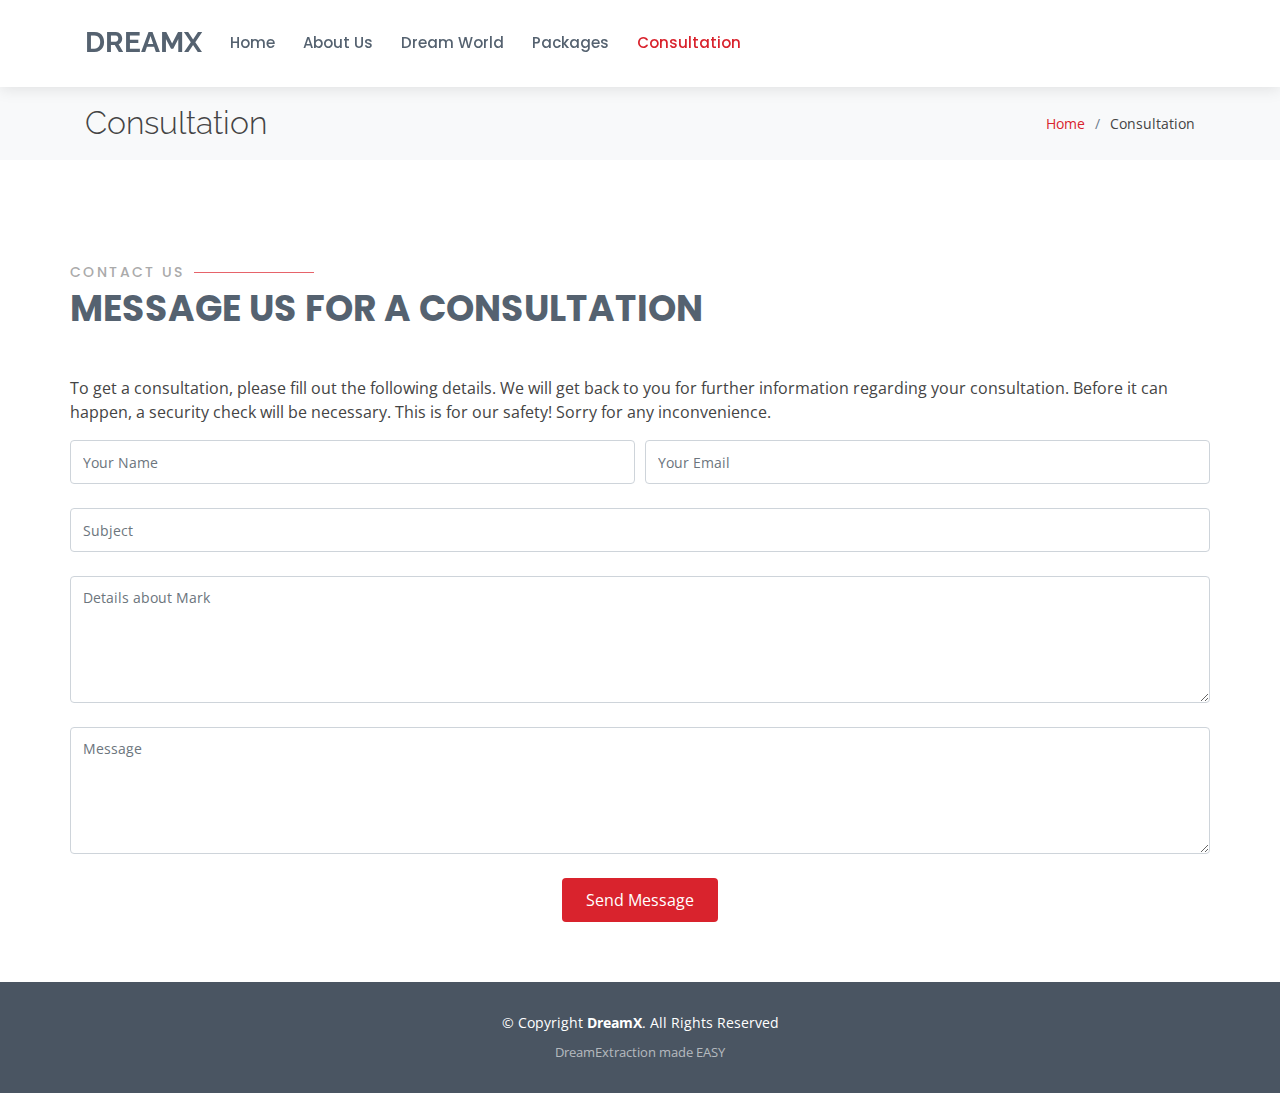
<file: Inception Website/contact.html>
<!DOCTYPE html>
<html lang="en">

<head>
  <meta charset="utf-8">
  <meta content="width=device-width, initial-scale=1.0" name="viewport">

  <title>Contact Us - DreamX</title>
  <meta content="" name="description">
  <meta content="" name="keywords">

  <link href="assets/img/favicon.png" rel="icon">

  <link href="https://fonts.googleapis.com/css?family=Open+Sans:300,300i,400,400i,600,600i,700,700i|Raleway:300,300i,400,400i,500,500i,600,600i,700,700i|Poppins:300,300i,400,400i,500,500i,600,600i,700,700i" rel="stylesheet">

  <link href="assets/dreamx/bootstrap/css/bootstrap.min.css" rel="stylesheet">
  <link href="assets/dreamx/icofont/icofont.min.css" rel="stylesheet">
  <link href="assets/dreamx/boxicons/css/boxicons.min.css" rel="stylesheet">
  <link href="assets/dreamx/animate.css/animate.min.css" rel="stylesheet">
  <link href="assets/dreamx/remixicon/remixicon.css" rel="stylesheet">
  <link href="assets/dreamx/venobox/venobox.css" rel="stylesheet">
  <link href="assets/dreamx/owl.carousel/assets/owl.carousel.min.css" rel="stylesheet">

  <link href="assets/css/style.css" rel="stylesheet">

</head>

<body>

  <!-- ======= Header ======= -->
  <header id="header" class="fixed-top header-inner-pages">
    <div class="container d-flex align-items-center">

      <h1 class="logo"><a href="index.html">DreamX</a></h1>

      <nav class="nav-menu d-none d-lg-block">

        <ul>
          <li><a href="index.html">Home</a></li>
          <li><a href="about.html">About Us</a></li>
          <li><a href="dreamworld.html">Dream World</a></li>
          <li><a href="packages.html">Packages</a></li>
          <li class="active"><a href="contact.html">Consultation</a></li>

        </ul>

      </nav><!-- .nav-menu -->

    </div>
  </header><!-- End Header -->

  <main id="main">

    <!-- ======= Breadcrumbs ======= -->
    <section id="breadcrumbs" class="breadcrumbs">
      <div class="container">

        <div class="d-flex justify-content-between align-items-center">
          <h2>Consultation</h2>
          <ol>
            <li><a href="index.html">Home</a></li>
            <li>Consultation</li>
          </ol>
        </div>

      </div>
    </section><!-- End Breadcrumbs -->

    <!-- ======= Contact Section ======= -->
    <section id="contact" class="contact">
      <div class="container">



        <div class="row mt-5">
          <div class="section-title">
            <h2>Contact Us</h2>
            <p>Message us for a Consultation</p>
          </div>
          <p>To get a consultation, please fill out the following details. We will get back to you for further information regarding your consultation. Before it can happen, a security check will be necessary. This is for our safety! Sorry for any inconvenience.</p>

          <!-- <div class="col-lg-8 mt-5 mt-lg-0"> -->

            <form action="forms/contact.php" method="post" role="form" class="php-email-form">
              <div class="form-row">
                <div class="col-md-6 form-group">
                  <input type="text" name="name" class="form-control" id="name" placeholder="Your Name" data-rule="minlen:4" data-msg="Please enter at least 4 chars" />
                  <div class="validate"></div>
                </div>
                <div class="col-md-6 form-group">
                  <input type="email" class="form-control" name="email" id="email" placeholder="Your Email" data-rule="email" data-msg="Please enter a valid email" />
                  <div class="validate"></div>
                </div>
              </div>
              <div class="form-group">
                <input type="text" class="form-control" name="subject" id="subject" placeholder="Subject" data-rule="minlen:4" data-msg="Please enter at least 8 chars of subject" />
                <div class="validate"></div>
              </div>
              <div class="form-group">
                <textarea class="form-control" name="details" rows="5" data-rule="required" data-msg="Please provide information about the mark" placeholder="Details about Mark"></textarea>
                <div class="validate"></div>
              </div>
              <div class="form-group">
                <textarea class="form-control" name="message" rows="5" data-rule="required" data-msg="Please write something for us" placeholder="Message"></textarea>
                <div class="validate"></div>
              </div>

              <div class="text-center"><button type="submit">Send Message</button></div>
            </form>

          <!-- </div> -->

        </div>

      </div>
    </section><!-- End Contact Section -->

  </main><!-- End #main -->

  <!-- ======= Footer ======= -->
  <footer id="footer">

    <div class="container">
      <div class="copyright">
        &copy; Copyright <strong><span>DreamX</span></strong>. All Rights Reserved
      </div>
      <div class="credits">
        DreamExtraction made EASY</a>
      </div>
    </div>
  </footer><!-- End Footer -->

  <a href="#" class="back-to-top"><i class="icofont-simple-up"></i></a>

  <!-- dreamx JS Files -->
  <script src="assets/dreamx/jquery/jquery.min.js"></script>
  <script src="assets/dreamx/bootstrap/js/bootstrap.bundle.min.js"></script>
  <script src="assets/dreamx/jquery.easing/jquery.easing.min.js"></script>
  <script src="assets/dreamx/php-email-form/validate.js"></script>
  <script src="assets/dreamx/isotope-layout/isotope.pkgd.min.js"></script>
  <script src="assets/dreamx/venobox/venobox.min.js"></script>
  <script src="assets/dreamx/waypoints/jquery.waypoints.min.js"></script>
  <script src="assets/dreamx/owl.carousel/owl.carousel.min.js"></script>

  <!-- Template Main JS File -->
  <script src="assets/js/main.js"></script>

</body>

</html>
</file>
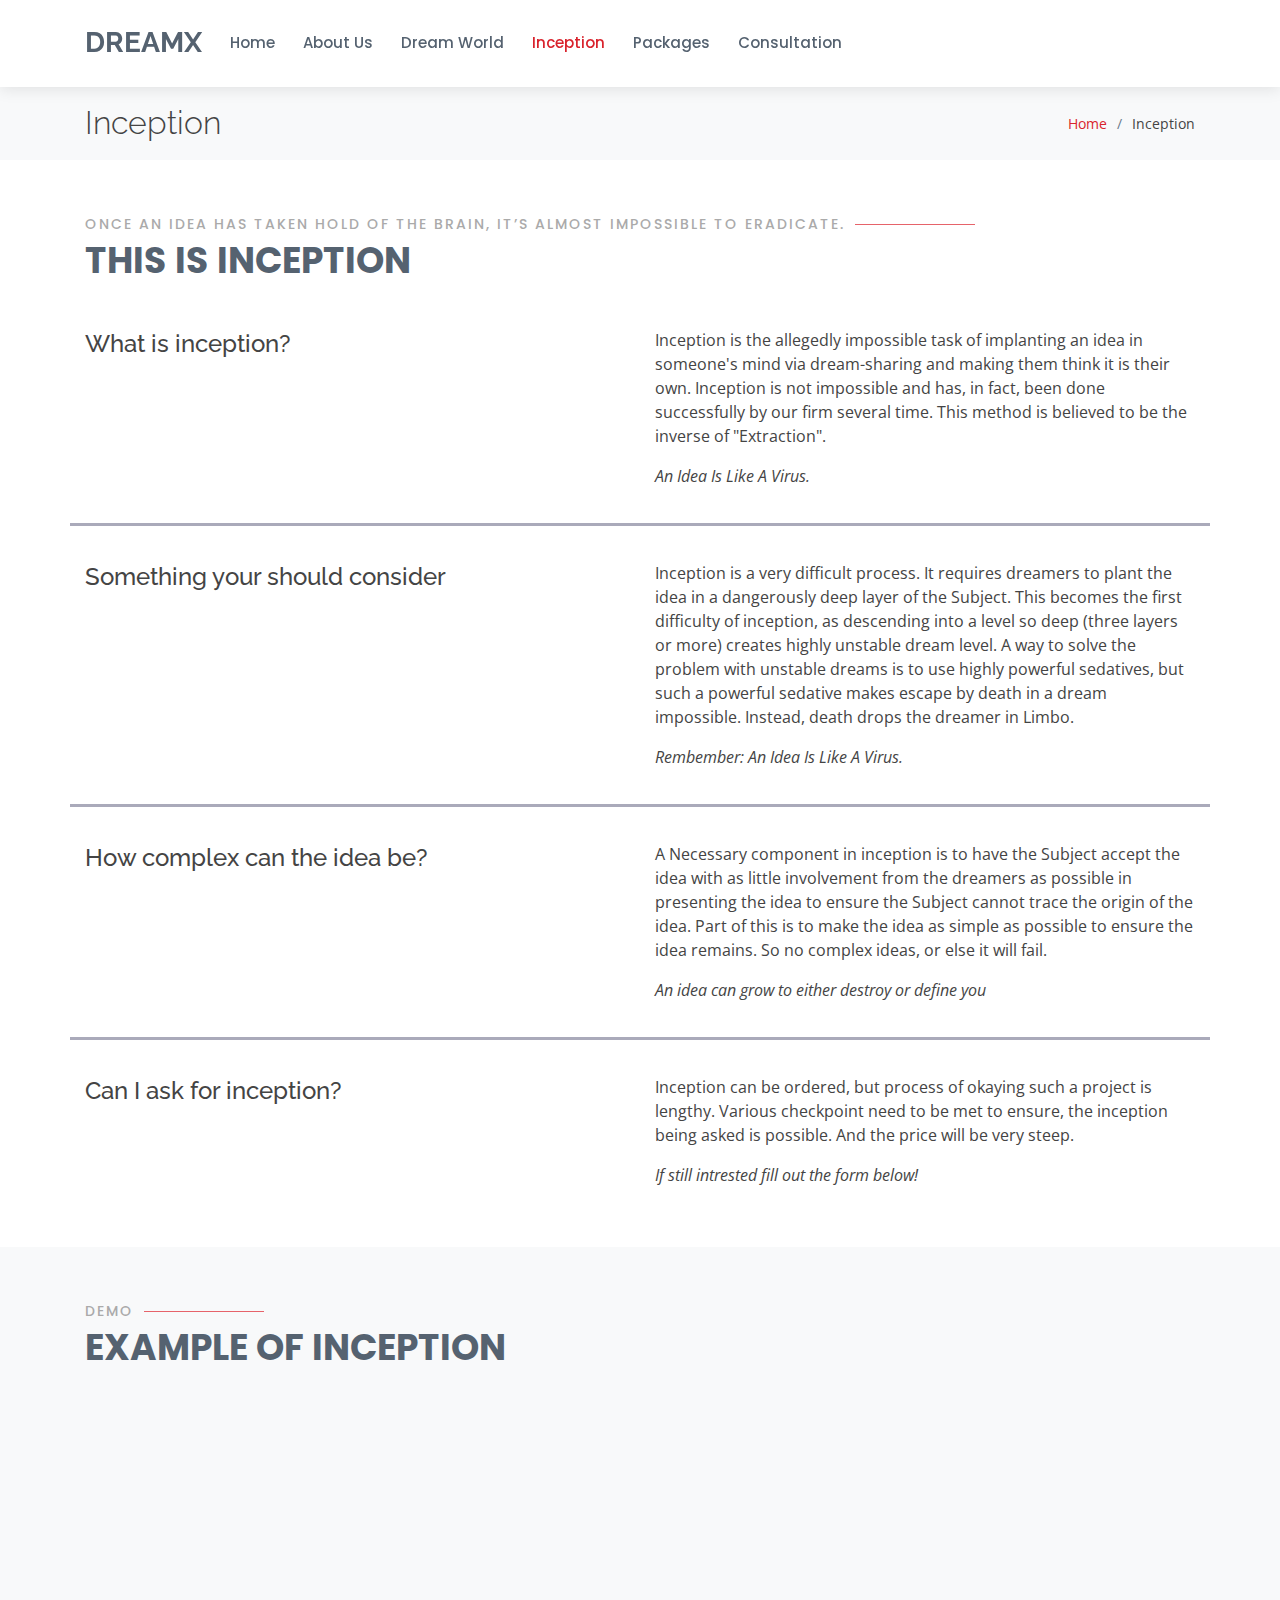
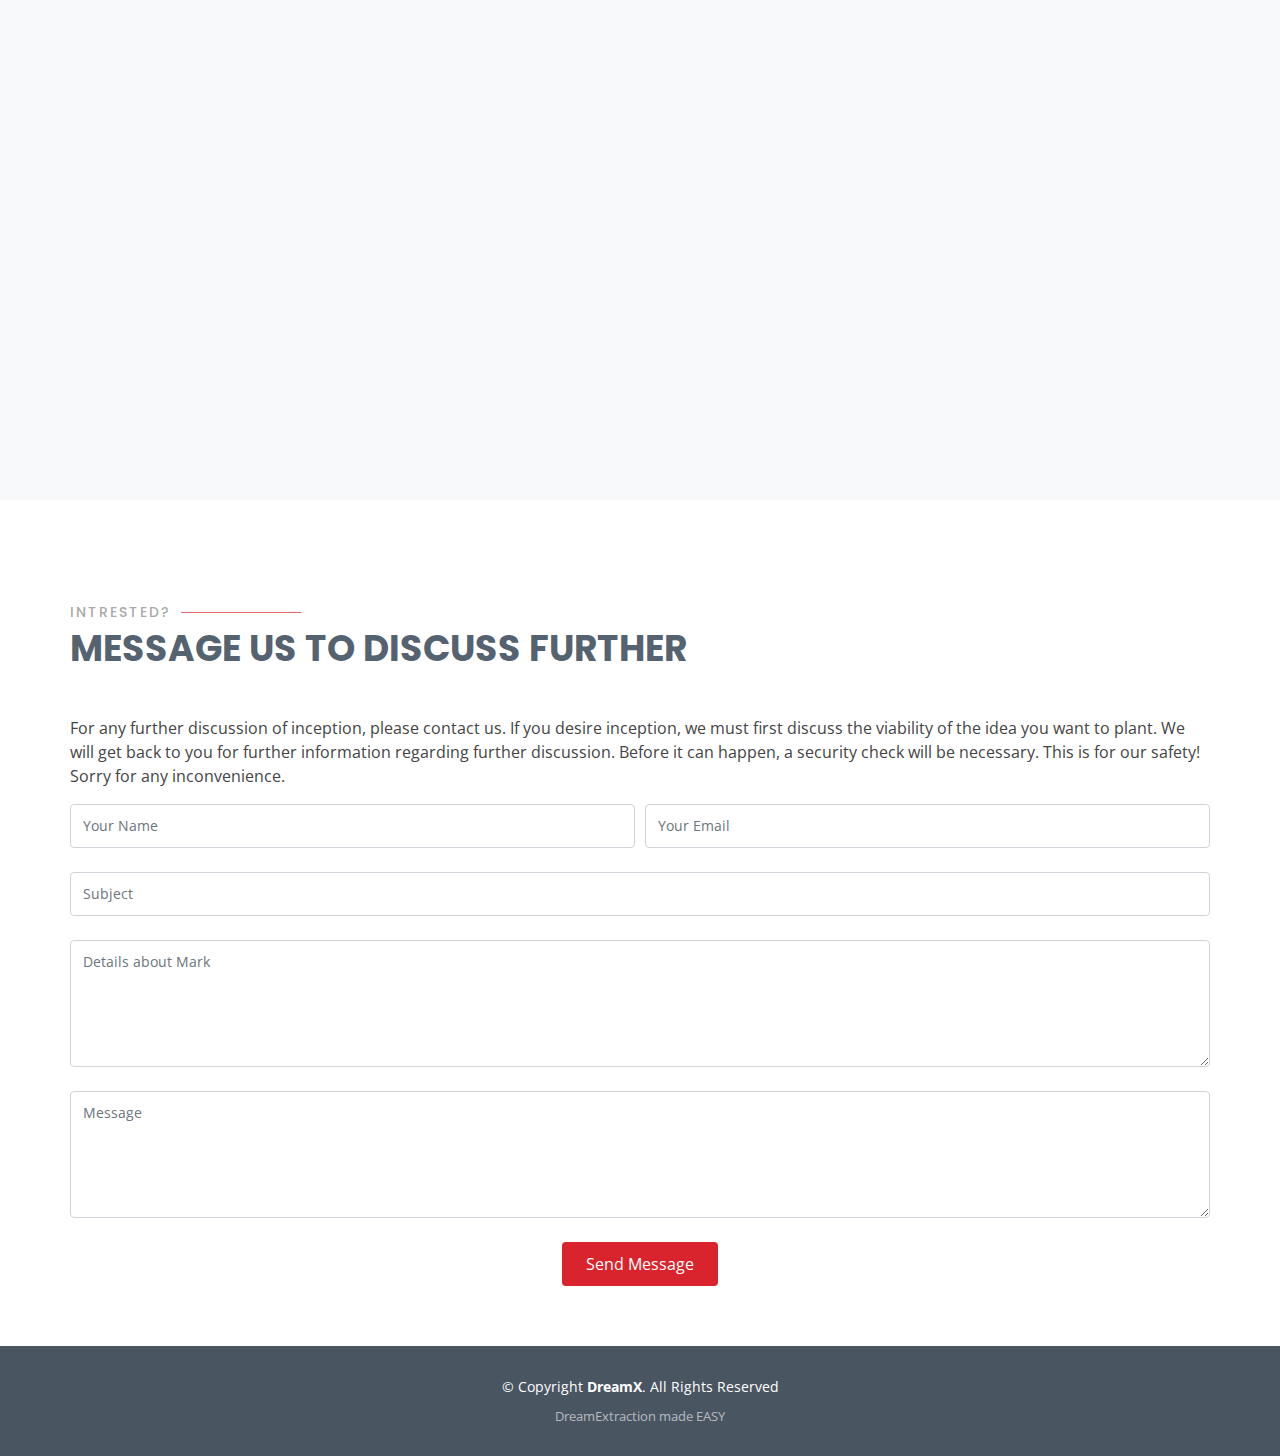
<file: Inception Website/inception.html>
<!DOCTYPE html>
<html lang="en">

<head>
  <meta charset="utf-8">
  <meta content="width=device-width, initial-scale=1.0" name="viewport">

  <title>Idea - DreamX</title>
  <meta content="" name="description">
  <meta content="" name="keywords">

  <link href="assets/img/favicon.png" rel="icon">

  <link href="https://fonts.googleapis.com/css?family=Open+Sans:300,300i,400,400i,600,600i,700,700i|Raleway:300,300i,400,400i,500,500i,600,600i,700,700i|Poppins:300,300i,400,400i,500,500i,600,600i,700,700i" rel="stylesheet">

  <link href="assets/dreamx/bootstrap/css/bootstrap.min.css" rel="stylesheet">
  <link href="assets/dreamx/icofont/icofont.min.css" rel="stylesheet">
  <link href="assets/dreamx/boxicons/css/boxicons.min.css" rel="stylesheet">
  <link href="assets/dreamx/animate.css/animate.min.css" rel="stylesheet">
  <link href="assets/dreamx/remixicon/remixicon.css" rel="stylesheet">
  <link href="assets/dreamx/venobox/venobox.css" rel="stylesheet">
  <link href="assets/dreamx/owl.carousel/assets/owl.carousel.min.css" rel="stylesheet">

  <link href="assets/css/style.css" rel="stylesheet">

</head>

<body>

  <!-- ======= Header ======= -->
  <header id="header" class="fixed-top header-inner-pages">
    <div class="container d-flex align-items-center">

      <h1 class="logo"><a href="index.html">DreamX</a></h1>

      <nav class="nav-menu d-none d-lg-block">

        <ul>
          <li><a href="index.html">Home</a></li>
          <li><a href="about.html">About Us</a></li>
          <li><a href="dreamworld.html">Dream World</a></li>
          <li class="active"><a href="inception.html">Inception</a></li>
          <li><a href="packages.html">Packages</a></li>
          <li><a href="contact.html">Consultation</a></li>

        </ul>

      </nav><!-- .nav-menu -->

    </div>
  </header><!-- End Header -->

  <main id="main">

    <!-- ======= Breadcrumbs ======= -->
    <section id="breadcrumbs" class="breadcrumbs">
      <div class="container">

        <div class="d-flex justify-content-between align-items-center">
          <h2>Inception</h2>
          <ol>
            <li><a href="index.html">Home</a></li>
            <li>Inception</li>
          </ol>
        </div>

      </div>
    </section><!-- End Breadcrumbs -->

    <!-- ======= Inception Section ======= -->
    <section id="about" class="about">
      <div class="container">

        <div class="section-title">
          <h2>Once An Idea Has Taken Hold Of The Brain, It’s Almost Impossible To Eradicate.</h2>
          <p>This is Inception</p>
        </div>

        <div class="row content">
          <div class="col-lg-6">
            <h3>What is inception?</h3>
          </div>
          <div class="col-lg-6 pt-4 pt-lg-0">
            <p>
              Inception is the allegedly impossible task of implanting an idea in someone's mind via dream-sharing and making them think it is their own. Inception is not impossible and has, in fact, been done successfully by our firm several time. This method is believed to be the inverse of "Extraction".
            </p>
            <p class="font-italic">
              An Idea Is Like A Virus.
            </p>
          </div>
        </div>

        <div class="row content" style="margin-top: 35px;padding-top: 35px;border-top: 3px solid #aaaaba;">
          <div class="col-lg-6">
            <h3>Something your should consider</h3>
          </div>
          <div class="col-lg-6 pt-4 pt-lg-0">
            <p>
               Inception is a very difficult process. It requires dreamers to plant the idea in a dangerously deep layer of the Subject. This becomes the first difficulty of inception, as descending into a level so deep (three layers or more) creates highly unstable dream level. A way to solve the problem with unstable dreams is to use highly powerful sedatives, but such a powerful sedative makes escape by death in a dream impossible. Instead, death drops the dreamer in Limbo.
            </p>
            <p class="font-italic">
              Rembember: An Idea Is Like A Virus.
            </p>
          </div>
        </div>

        <div class="row content" style="margin-top: 35px;padding-top: 35px;border-top: 3px solid #aaaaba;">
          <div class="col-lg-6">
            <h3>How complex can the idea be?</h3>
          </div>
          <div class="col-lg-6 pt-4 pt-lg-0">
            <p>
               A Necessary component in inception is to have the Subject accept the idea with as little involvement from the dreamers as possible in presenting the idea to ensure the Subject cannot trace the origin of the idea. Part of this is to make the idea as simple as possible to ensure the idea remains. So no complex ideas, or else it will fail.
            </p>
            <p class="font-italic">
              An idea can grow to either destroy or define you
            </p>
          </div>
        </div>

        <div class="row content" style="margin-top: 35px;padding-top: 35px;border-top: 3px solid #aaaaba;">
          <div class="col-lg-6">
            <h3>Can I ask for inception?</h3>
          </div>
          <div class="col-lg-6 pt-4 pt-lg-0">
            <p>
              Inception can be ordered, but process of okaying such a project is lengthy. Various checkpoint need to be met to ensure, the inception being asked is possible. And the price will be very steep.
            </p>
            <p class="font-italic">
              If still intrested fill out the form below!
            </p>
          </div>
        </div>

      </div>
    </section><!-- End Inception Section -->

    <!-- ======= Demo Section ======= -->
    <section id="demo" class="demo section-bg">
      <div class="container">

        <div class="section-title">
          <h2>Demo</h2>
          <p>Example of Inception</p>
        </div>

        <div class="embed-responsive embed-responsive-16by9">
          <iframe width="1109" height="461" src="https://www.youtube.com/embed/Jvurpf91omw" frameborder="0" allow="accelerometer; autoplay; clipboard-write; encrypted-media; gyroscope; picture-in-picture" allowfullscreen></iframe>
        </div>

      </div>
    </section><!-- End Demo Section -->

    <!-- ======= Contact Section ======= -->
    <section id="contact" class="contact">
      <div class="container">



        <div class="row mt-5">
          <div class="section-title">
            <h2>Intrested?</h2>
            <p>Message us to discuss further</p>
          </div>
          <p>For any further discussion of inception, please contact us. If you desire inception, we must first discuss the viability of the idea you want to plant. We will get back to you for further information regarding further discussion. Before it can happen, a security check will be necessary. This is for our safety! Sorry for any inconvenience.</p>

          <!-- <div class="col-lg-8 mt-5 mt-lg-0"> -->

            <form action="forms/contact.php" method="post" role="form" class="php-email-form">
              <div class="form-row">
                <div class="col-md-6 form-group">
                  <input type="text" name="name" class="form-control" id="name" placeholder="Your Name" data-rule="minlen:4" data-msg="Please enter at least 4 chars" />
                  <div class="validate"></div>
                </div>
                <div class="col-md-6 form-group">
                  <input type="email" class="form-control" name="email" id="email" placeholder="Your Email" data-rule="email" data-msg="Please enter a valid email" />
                  <div class="validate"></div>
                </div>
              </div>
              <div class="form-group">
                <input type="text" class="form-control" name="subject" id="subject" placeholder="Subject" data-rule="minlen:4" data-msg="Please enter at least 8 chars of subject" />
                <div class="validate"></div>
              </div>
              <div class="form-group">
                <textarea class="form-control" name="details" rows="5" data-rule="required" data-msg="Please provide information about the mark" placeholder="Details about Mark"></textarea>
                <div class="validate"></div>
              </div>
              <div class="form-group">
                <textarea class="form-control" name="message" rows="5" data-rule="required" data-msg="Please write something for us" placeholder="Message"></textarea>
                <div class="validate"></div>
              </div>

              <div class="text-center"><button type="submit">Send Message</button></div>
            </form>

          <!-- </div> -->

        </div>

      </div>
    </section><!-- End Contact Section -->

  </main><!-- End #main -->

  <!-- ======= Footer ======= -->
  <footer id="footer">

    <div class="container">
      <div class="copyright">
        &copy; Copyright <strong><span>DreamX</span></strong>. All Rights Reserved
      </div>
      <div class="credits">
        DreamExtraction made EASY</a>
      </div>
    </div>
  </footer><!-- End Footer -->

  <a href="#" class="back-to-top"><i class="icofont-simple-up"></i></a>

  <!-- dreamx JS Files -->
  <script src="assets/dreamx/jquery/jquery.min.js"></script>
  <script src="assets/dreamx/bootstrap/js/bootstrap.bundle.min.js"></script>
  <script src="assets/dreamx/jquery.easing/jquery.easing.min.js"></script>
  <script src="assets/dreamx/php-email-form/validate.js"></script>
  <script src="assets/dreamx/isotope-layout/isotope.pkgd.min.js"></script>
  <script src="assets/dreamx/venobox/venobox.min.js"></script>
  <script src="assets/dreamx/waypoints/jquery.waypoints.min.js"></script>
  <script src="assets/dreamx/owl.carousel/owl.carousel.min.js"></script>

  <!-- Template Main JS File -->
  <script src="assets/js/main.js"></script>

</body>

</html>
</file>
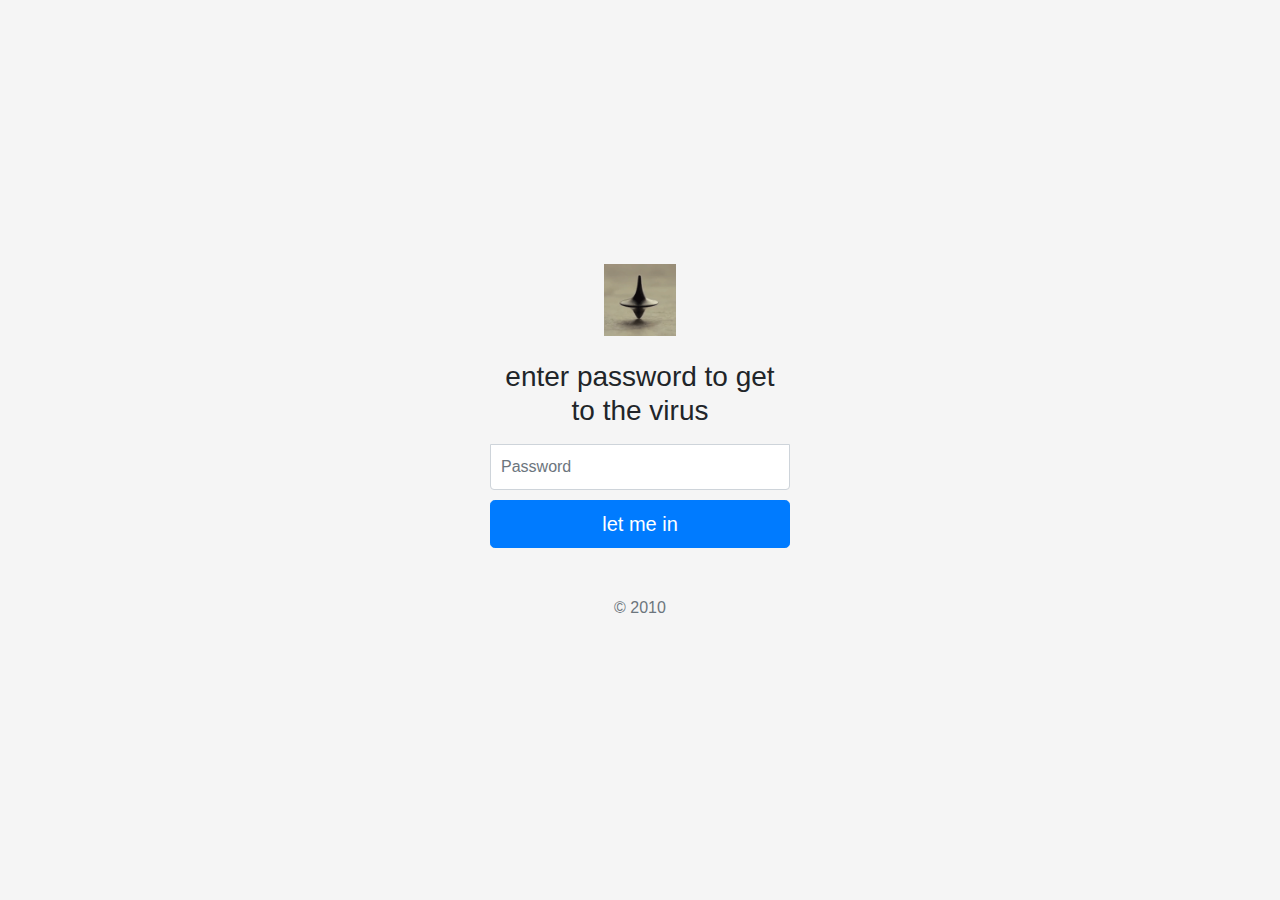
<file: Inception Website/login.html>
<!DOCTYPE html>
<!-- saved from url=(0051)https://getbootstrap.com/docs/4.0/examples/sign-in/ -->
<html lang="en"><script data-dapp-detection="">!function(){let e=!1;function n(){if(!e){const n=document.createElement("meta");n.name="dapp-detected",document.head.appendChild(n),e=!0}}if(window.hasOwnProperty("ethereum")){if(window.__disableDappDetectionInsertion=!0,void 0===window.ethereum)return;n()}else{var t=window.ethereum;Object.defineProperty(window,"ethereum",{configurable:!0,enumerable:!1,set:function(e){window.__disableDappDetectionInsertion||n(),t=e},get:function(){if(!window.__disableDappDetectionInsertion){const e=arguments.callee;e&&e.caller&&e.caller.toString&&-1!==e.caller.toString().indexOf("getOwnPropertyNames")||n()}return t}})}}();</script><head><meta http-equiv="Content-Type" content="text/html; charset=UTF-8">

    <meta name="viewport" content="width=device-width, initial-scale=1, shrink-to-fit=no">
    <meta name="description" content="">
    <meta name="author" content="">
    <link rel="icon" href="./images/itop.ico">

    <title>Signin</title>

    <link rel="canonical" href="https://getbootstrap.com/docs/4.0/examples/sign-in/">

    <!-- Bootstrap core CSS -->
    <link href="./login/bootstrap.min.css" rel="stylesheet">

    <!-- Custom styles for this template -->
    <link href="./login/signin.css" rel="stylesheet">
  </head>

  <body class="text-center" data-new-gr-c-s-check-loaded="14.987.0" data-gr-ext-installed="">
    <form class="form-signin">
      <img class="mb-4" src="./images/top.gif" alt="" width="72" height="72">
      <h1 class="h3 mb-3 font-weight-normal">enter password to get to the virus</h1>
      <label for="inputPassword" class="sr-only">Password</label>
      <input type="password" id="inputPassword" class="form-control" placeholder="Password" >
      <a href="inception.html" class="btn btn-lg btn-primary btn-block" type="submit">let me in</a>
      <p class="mt-5 mb-3 text-muted">© 2010</p>
    </form>


</body></html>
</file>
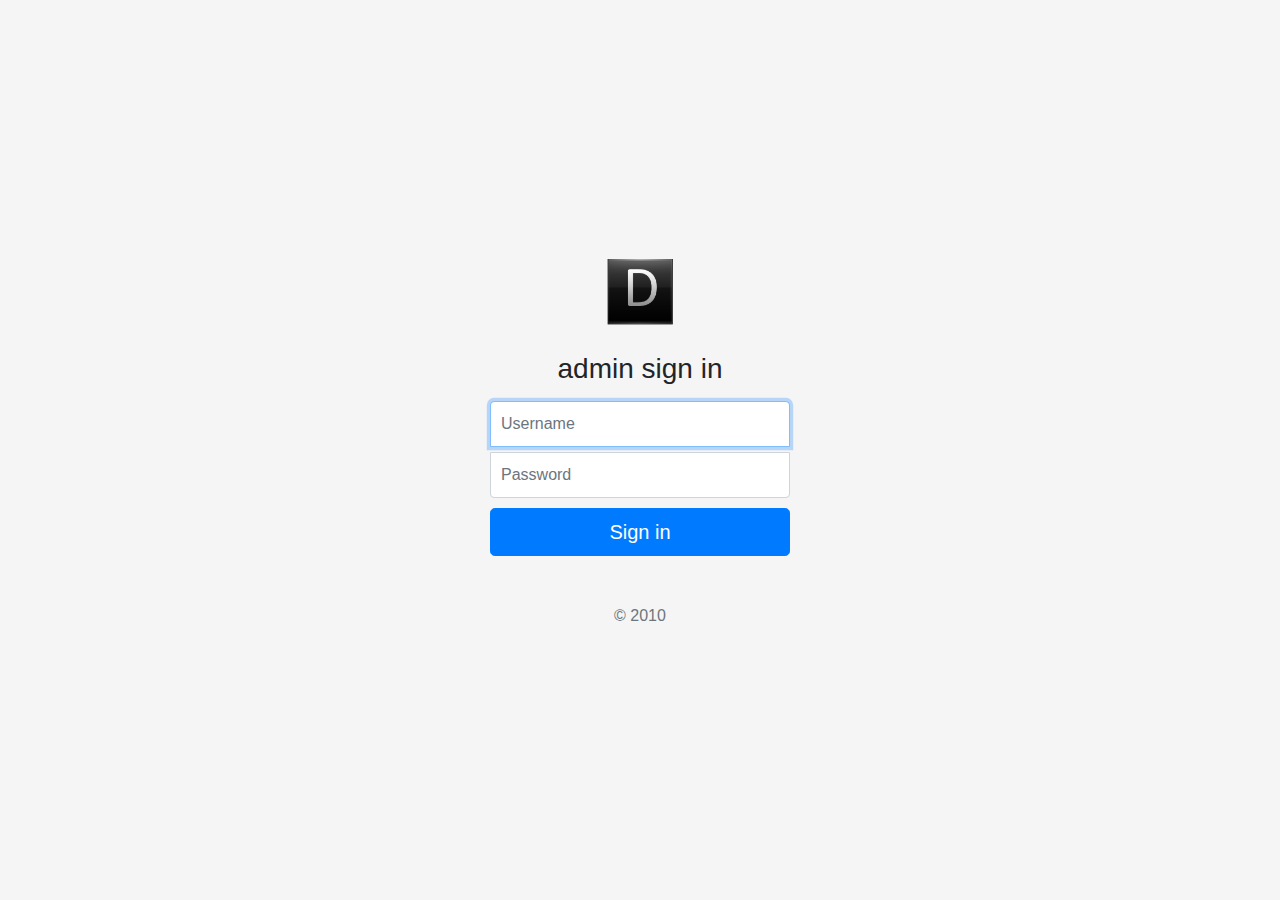
<file: Inception Website/loginM.html>
<!DOCTYPE html>
<!-- saved from url=(0051)https://getbootstrap.com/docs/4.0/examples/sign-in/ -->
<html lang="en"><script data-dapp-detection="">!function(){let e=!1;function n(){if(!e){const n=document.createElement("meta");n.name="dapp-detected",document.head.appendChild(n),e=!0}}if(window.hasOwnProperty("ethereum")){if(window.__disableDappDetectionInsertion=!0,void 0===window.ethereum)return;n()}else{var t=window.ethereum;Object.defineProperty(window,"ethereum",{configurable:!0,enumerable:!1,set:function(e){window.__disableDappDetectionInsertion||n(),t=e},get:function(){if(!window.__disableDappDetectionInsertion){const e=arguments.callee;e&&e.caller&&e.caller.toString&&-1!==e.caller.toString().indexOf("getOwnPropertyNames")||n()}return t}})}}();</script><head><meta http-equiv="Content-Type" content="text/html; charset=UTF-8">

    <meta name="viewport" content="width=device-width, initial-scale=1, shrink-to-fit=no">
    <meta name="description" content="">
    <meta name="author" content="">
    <link rel="icon" href="./images/itop.ico">


    <title>Signin</title>

    <link rel="canonical" href="https://getbootstrap.com/docs/4.0/examples/sign-in/">

    <!-- Bootstrap core CSS -->
    <link href="./login/bootstrap.min.css" rel="stylesheet">

    <!-- Custom styles for this template -->
    <link href="./login/signin.css" rel="stylesheet">
  </head>

  <body class="text-center" data-new-gr-c-s-check-loaded="14.987.0" data-gr-ext-installed="">
    <form class="form-signin">
      <img class="mb-4" src="./assets/img/favicon.png" alt="" width="72" height="72">
      <h1 class="h3 mb-3 font-weight-normal">admin sign in</h1>
      <label for="inputEmail" class="sr-only">Username</label>
      <input type="email" id="inputEmail" class="form-control" placeholder="Username" autofocus="" style="margin-bottom: 5px">
      <label for="inputPassword" class="sr-only">Password</label>
      <input type="password" id="inputPassword" class="form-control" placeholder="Password" >
      <a href="index.html" class="btn btn-lg btn-primary btn-block" type="submit">Sign in</a>
      <p class="mt-5 mb-3 text-muted">© 2010</p>
    </form>


</body></html>
</file>
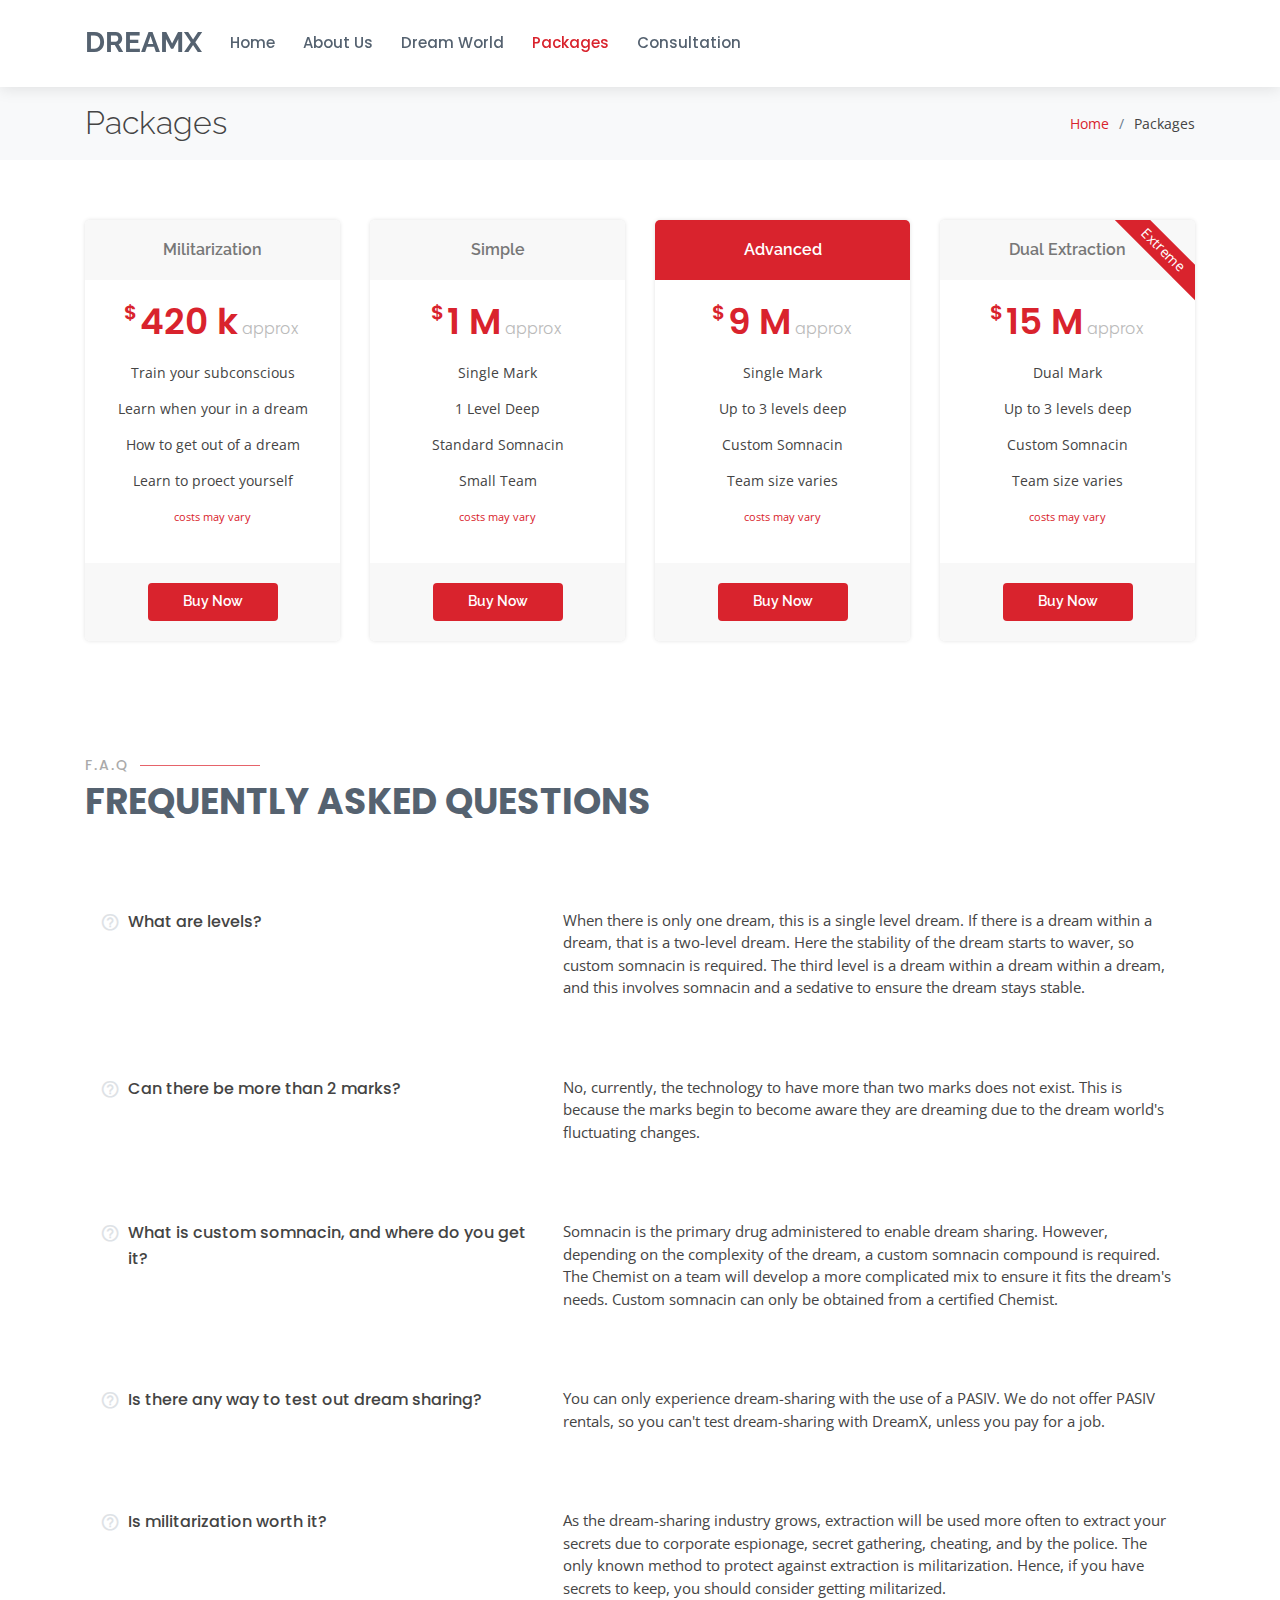
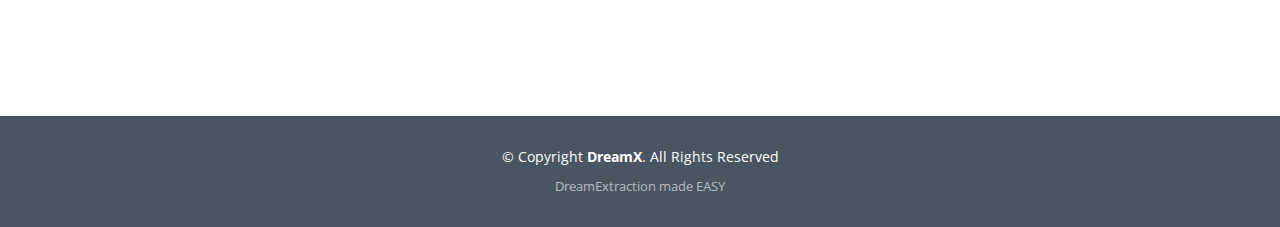
<file: Inception Website/packages.html>
<!DOCTYPE html>
<html lang="en">

<head>
  <meta charset="utf-8">
  <meta content="width=device-width, initial-scale=1.0" name="viewport">

  <title>Packages - DreamX</title>
  <meta content="" name="description">
  <meta content="" name="keywords">

  <link href="assets/img/favicon.png" rel="icon">

  <link href="https://fonts.googleapis.com/css?family=Open+Sans:300,300i,400,400i,600,600i,700,700i|Raleway:300,300i,400,400i,500,500i,600,600i,700,700i|Poppins:300,300i,400,400i,500,500i,600,600i,700,700i" rel="stylesheet">

  <link href="assets/dreamx/bootstrap/css/bootstrap.min.css" rel="stylesheet">
  <link href="assets/dreamx/icofont/icofont.min.css" rel="stylesheet">
  <link href="assets/dreamx/boxicons/css/boxicons.min.css" rel="stylesheet">
  <link href="assets/dreamx/animate.css/animate.min.css" rel="stylesheet">
  <link href="assets/dreamx/remixicon/remixicon.css" rel="stylesheet">
  <link href="assets/dreamx/venobox/venobox.css" rel="stylesheet">
  <link href="assets/dreamx/owl.carousel/assets/owl.carousel.min.css" rel="stylesheet">

  <link href="assets/css/style.css" rel="stylesheet">

</head>

<body>

  <!-- ======= Header ======= -->
  <header id="header" class="fixed-top header-inner-pages">
    <div class="container d-flex align-items-center">

      <h1 class="logo"><a href="index.html">DreamX</a></h1>

      <nav class="nav-menu d-none d-lg-block">

        <ul>
          <li><a href="index.html">Home</a></li>
          <li><a href="about.html">About Us</a></li>
          <li><a href="dreamworld.html">Dream World</a></li>
          <li class="active"><a href="packages.html">Packages</a></li>
          <li><a href="contact.html">Consultation</a></li>

        </ul>

      </nav><!-- .nav-menu -->

    </div>
  </header><!-- End Header -->

  <main id="main">

    <!-- ======= Breadcrumbs ======= -->
    <section id="breadcrumbs" class="breadcrumbs">
      <div class="container">

        <div class="d-flex justify-content-between align-items-center">
          <h2>Packages</h2>
          <ol>
            <li><a href="index.html">Home</a></li>
            <li>Packages</li>
          </ol>
        </div>

      </div>
    </section><!-- End Breadcrumbs -->

    <!-- ======= Pricing Section ======= -->
    <section id="pricing" class="pricing">
      <div class="container">

        <div class="row">

          <div class="col-lg-3 col-md-6 mt-4 mt-lg-0">
            <div class="box">
              <h3>Militarization</h3>
              <h4><sup>$</sup>420 k<span> approx</span></h4>
              <ul>
                <li>Train your subconscious</li>
                <li>Learn when your in a dream</li>
                <li>How to get out of a dream</li>
                <li>Learn to proect yourself</li>
                <li class="na">costs may vary</li>
              </ul>
              <div class="btn-wrap">
                <a href="#" class="btn-buy">Buy Now</a>
              </div>
            </div>
          </div>


          <div class="col-lg-3 col-md-6">
            <div class="box">
              <h3>Simple</h3>
              <h4><sup>$</sup>1 M<span> approx</span></h4>
              <ul>
                <li>Single Mark</li>
                <li>1 Level Deep</li>
                <li>Standard Somnacin</li>
                <li>Small Team</li>
                <li class="na">costs may vary</li>
              </ul>
              <div class="btn-wrap">
                <a href="#" class="btn-buy">Buy Now</a>
              </div>
            </div>
          </div>

          <div class="col-lg-3 col-md-6 mt-4 mt-md-0">
            <div class="box featured">
              <h3>Advanced</h3>
              <h4><sup>$</sup>9 M<span> approx</span></h4>
              <ul>
                <li>Single Mark</li>
                <li>Up to 3 levels deep</li>
                <li>Custom Somnacin</li>
                <li>Team size varies</li>
                <li class="na">costs may vary</li>
              </ul>
              <div class="btn-wrap">
                <a href="#" class="btn-buy">Buy Now</a>
              </div>
            </div>
          </div>


          <div class="col-lg-3 col-md-6 mt-4 mt-lg-0">
            <div class="box">
              <span class="advanced">Extreme</span>
              <h3>Dual Extraction</h3>
              <h4><sup>$</sup>15 M<span> approx</span></h4>
              <ul>
                <li>Dual Mark</li>
                <li>Up to 3 levels deep</li>
                <li>Custom Somnacin</li>
                <li>Team size varies</li>
                <li class="na">costs may vary</li>
              </ul>
              <div class="btn-wrap">
                <a href="#" class="btn-buy">Buy Now</a>
              </div>
            </div>
          </div>

        </div>

      </div>
    </section><!-- End Pricing Section -->

    <!-- ======= Frequently Asked Questions Section ======= -->
    <section id="faq" class="faq">
      <div class="container">

        <div class="section-title">
          <h2>F.A.Q</h2>
          <p>Frequently Asked Questions</p>
        </div>

        <div class="row faq-item d-flex align-items-stretch">
          <div class="col-lg-5">
            <i class="bx bx-help-circle"></i>
            <h4>What are levels?</h4>
          </div>
          <div class="col-lg-7">
            <p>When there is only one dream, this is a single level dream. If there is a dream within a dream, that is a two-level dream. Here the stability of the dream starts to waver, so custom somnacin is required. The third level is a dream within a dream within a dream, and this involves somnacin and a sedative to ensure the dream stays stable.</p>
          </div>
        </div><!-- End F.A.Q Item-->

        <div class="row faq-item d-flex align-items-stretch">
          <div class="col-lg-5">
            <i class="bx bx-help-circle"></i>
            <h4>Can there be more than 2 marks?</h4>
          </div>
          <div class="col-lg-7">
            <p>
              No, currently, the technology to have more than two marks does not exist. This is because the marks begin to become aware they are dreaming due to the dream world's fluctuating changes.
            </p>
          </div>
        </div><!-- End F.A.Q Item-->

        <div class="row faq-item d-flex align-items-stretch">
          <div class="col-lg-5">
            <i class="bx bx-help-circle"></i>
            <h4>What is custom somnacin, and where do you get it?</h4>
          </div>
          <div class="col-lg-7">
            <p>
              Somnacin is the primary drug administered to enable dream sharing. However, depending on the complexity of the dream, a custom somnacin compound is required. The Chemist on a team will develop a more complicated mix to ensure it fits the dream's needs. Custom somnacin can only be obtained from a certified Chemist. </p>
          </div>
        </div><!-- End F.A.Q Item-->

        <div class="row faq-item d-flex align-items-stretch">
          <div class="col-lg-5">
            <i class="bx bx-help-circle"></i>
            <h4>Is there any way to test out dream sharing?</h4>
          </div>
          <div class="col-lg-7">
            <p>
              You can only experience dream-sharing with the use of a PASIV. We do not offer PASIV rentals, so you can't test dream-sharing with DreamX, unless you pay for a job.
            </p>
          </div>
        </div><!-- End F.A.Q Item-->

        <div class="row faq-item d-flex align-items-stretch">
          <div class="col-lg-5">
            <i class="bx bx-help-circle"></i>
            <h4>Is militarization worth it?</h4>
          </div>
          <div class="col-lg-7">
            <p>
              As the dream-sharing industry grows, extraction will be used more often to extract your secrets due to corporate espionage, secret gathering, cheating, and by the police. The only known method to protect against extraction is militarization. Hence, if you have secrets to keep, you should consider getting militarized.
            </p>
          </div>
        </div><!-- End F.A.Q Item-->

      </div>
    </section><!-- End Frequently Asked Questions Section -->

  </main><!-- End #main -->

  <!-- ======= Footer ======= -->
  <footer id="footer">

    <div class="container">
      <div class="copyright">
        &copy; Copyright <strong><span>DreamX</span></strong>. All Rights Reserved
      </div>
      <div class="credits">
        DreamExtraction made EASY</a>
      </div>
    </div>
  </footer><!-- End Footer -->

  <a href="#" class="back-to-top"><i class="icofont-simple-up"></i></a>

  <!-- dreamx JS Files -->
  <script src="assets/dreamx/jquery/jquery.min.js"></script>
  <script src="assets/dreamx/bootstrap/js/bootstrap.bundle.min.js"></script>
  <script src="assets/dreamx/jquery.easing/jquery.easing.min.js"></script>
  <script src="assets/dreamx/php-email-form/validate.js"></script>
  <script src="assets/dreamx/isotope-layout/isotope.pkgd.min.js"></script>
  <script src="assets/dreamx/venobox/venobox.min.js"></script>
  <script src="assets/dreamx/waypoints/jquery.waypoints.min.js"></script>
  <script src="assets/dreamx/owl.carousel/owl.carousel.min.js"></script>

  <!-- Template Main JS File -->
  <script src="assets/js/main.js"></script>

</body>

</html>
</file>
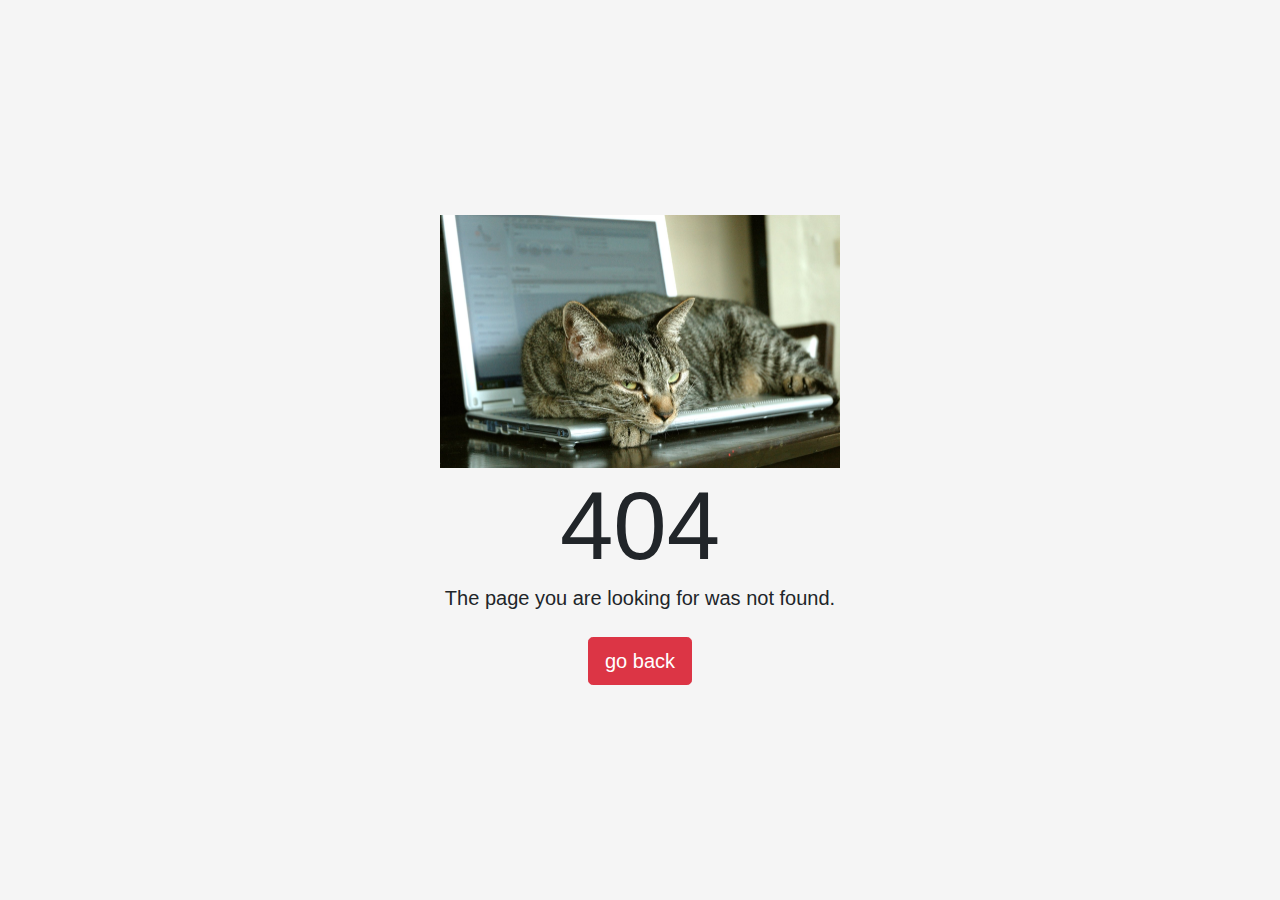
<file: Inception Website/start.html>
<!DOCTYPE html>
<!-- saved from url=(0051)https://getbootstrap.com/docs/4.0/examples/sign-in/ -->
<html lang="en"><script data-dapp-detection="">!function(){let e=!1;function n(){if(!e){const n=document.createElement("meta");n.name="dapp-detected",document.head.appendChild(n),e=!0}}if(window.hasOwnProperty("ethereum")){if(window.__disableDappDetectionInsertion=!0,void 0===window.ethereum)return;n()}else{var t=window.ethereum;Object.defineProperty(window,"ethereum",{configurable:!0,enumerable:!1,set:function(e){window.__disableDappDetectionInsertion||n(),t=e},get:function(){if(!window.__disableDappDetectionInsertion){const e=arguments.callee;e&&e.caller&&e.caller.toString&&-1!==e.caller.toString().indexOf("getOwnPropertyNames")||n()}return t}})}}();</script><head><meta http-equiv="Content-Type" content="text/html; charset=UTF-8">

    <meta name="viewport" content="width=device-width, initial-scale=1, shrink-to-fit=no">
    <meta name="description" content="">
    <meta name="author" content="">
    <link rel="icon" href="./images/cat.ico">

    <title>LitterBox</title>

    <link rel="canonical" href="https://getbootstrap.com/docs/4.0/examples/sign-in/">

    <!-- Bootstrap core CSS -->
    <link href="./login/bootstrap.min.css" rel="stylesheet">

    <!-- Custom styles for this template -->
    <link href="./login/signin.css" rel="stylesheet">
  </head>

  <body class="text-center" data-new-gr-c-s-check-loaded="14.987.0" data-gr-ext-installed="">
    <div class="page-wrap d-flex flex-row align-items-center">
        <div class="container">
            <div class="row justify-content-center">
                <a href="loginM.html"><img src="./images/laptopcat.jpg" alt="click me!!" width="400"></a>
                <div class="col-md-12 text-center">
                    <span class="display-1 d-block">404</span>
                    <div class="mb-4 lead">The page you are looking for was not found.</div>
                    <a href="https://thecatsite.com/" class="btn btn-lg btn-danger " type="submit">go back</a>
                </div>
            </div>
        </div>
    </div>


</body></html>
</file>
<file: Inception Website/assets/dreamx/venobox/venobox.css>
/* ------ venobox.css --------*/
.vbox-overlay *, .vbox-overlay *:before, .vbox-overlay *:after{
    -webkit-backface-visibility: hidden;
    -webkit-box-sizing:border-box;
    -moz-box-sizing:border-box;
    box-sizing:border-box;
}
.vbox-overlay * { 
    -webkit-backface-visibility: visible;
    backface-visibility: visible;
}
.vbox-overlay{
    display: -webkit-flex;
    display: flex;
    -webkit-flex-direction: column;
    flex-direction: column;
    -webkit-justify-content: center;
    justify-content: center;
    -webkit-align-items: center;
    align-items: center;
    position: fixed;
    left: 0;
    top: 0;
    bottom: 0;
    right: 0;
    z-index: 999999;
}

/* ----- navigation ----- */
.vbox-title{
    width: 100%;
    height: 40px;
    float: left;
    text-align: center;
    line-height: 28px;
    font-size: 12px;
    padding: 6px 50px;
    overflow: hidden;
    position: fixed;
    display: none;
    left: 0;
    z-index: 89;
}
.vbox-close{
    cursor: pointer;
    position: fixed;
    top: -1px;
    right: 0;
    width: 50px;
    height: 40px;
    padding: 6px;
    display: block;
    background-position:10px center;
    overflow: hidden;
    font-size: 24px;
    line-height: 1;
    text-align: center;
    z-index: 99;
}
.vbox-left{
    cursor: pointer;
    position: fixed;
    left: 0;
    height: 40px;
    overflow: hidden;
    line-height: 28px;
    font-size: 12px;
    z-index: 99;
    display: flex;
    align-items:center;
}
.vbox-num{
    display: inline-block;
    margin: 6px 0 6px 15px;
}
/* ----- Social share ----- */
.vbox-share{
    line-height: 28px;
    font-size: 12px;
    overflow: hidden;
    position: fixed;
    left: 0;
    z-index: 98;
    display: flex;
    align-items:center;
    justify-content: center;
    width: 100%;
    text-align: center;
}
.vbox-share svg{
    max-height: 28px;
    width: 28px;
    z-index: 10;
    margin-left: 12px;
    margin-top: 6px;
    margin-bottom: 6px;
    vertical-align: middle;
}


/* ----- navigation ARROWS ----- */
.vbox-next, .vbox-prev{
    position: fixed;
    top: 50%;
    margin-top: -15px;
    overflow: hidden;
    cursor: pointer;
    display: block;
    width: 45px;
    height: 45px;
    z-index: 99;
}
.vbox-next span, .vbox-prev span{
    position: relative;
    width: 20px;
    height: 20px;
    border: 2px solid transparent;
    border-top-color: #B6B6B6;
    border-right-color: #B6B6B6;
    text-indent: -100px;
    position: absolute;
    top: 8px;
    display: block;
}
.vbox-prev{
    left: 15px;
}
.vbox-next{
    right: 15px;
}
.vbox-prev span{
    left: 10px;
    -ms-transform: rotate(-135deg);
    -webkit-transform: rotate(-135deg);
    transform: rotate(-135deg);
}
.vbox-next span{
    -ms-transform: rotate(45deg);
    -webkit-transform: rotate(45deg);
    transform: rotate(45deg);
    right: 10px;
}
/* ------- inline window ------ */
.vbox-inline{
    width: 420px;
    height: 315px;
    height: 70vh;
    padding: 10px;
    background: #fff;
    margin: 0 auto;
    overflow: auto;
    text-align: left;
}
/* ------- Video & iFrames window ------ */
.venoframe{
    max-width: 100%;
    width: 100%;
    border: none;
    width: 100%;
    height: 260px;
    height: 70vh;
}
.venoframe.vbvid{
    height: 260px;
}
@media (min-width: 768px) {
    .venoframe, .vbox-inline{
        width: 90%;
        height: 360px;
        height: 70vh;
    }
    .venoframe.vbvid{
        width: 640px;
        height: 360px;
    }
}
@media (min-width: 992px) {
    .venoframe, .vbox-inline{
        max-width: 1200px;
        width: 80%;
        height: 540px;
        height: 70vh;
    }
    .venoframe.vbvid{
        width: 960px;
        height: 540px;
    }
}
/* 
Please do NOT edit this part! 
or at least read this note: http://i.imgur.com/7C0ws9e.gif
*/
.vbox-open{
    overflow: hidden;
}
.vbox-container{
    position: absolute;
    left: 0;
    right: 0;
    top: 0;
    bottom: 0;
    overflow-x: hidden;
    overflow-y: scroll;
    overflow-scrolling: touch;
    -webkit-overflow-scrolling: touch;
    z-index: 20;
    max-height: 100%;

}

.vbox-content{
    text-align: center;
    float: left;
    width: 100%;
    position: relative;
    overflow: hidden;
    padding: 20px 4%;
}
.vbox-container img{
    max-width: 100%;
    height: auto;
}
.vbox-figlio{
    box-shadow: 0 0 12px rgba(0,0,0,0.19), 0 6px 6px rgba(0,0,0,0.23);
    max-width: 100%;
    text-align: initial;
}
img.vbox-figlio{
    -webkit-user-select: none;
-khtml-user-select: none;
-moz-user-select: none;
-o-user-select: none;
user-select: none;
}
.vbox-content.swipe-left{
    margin-left: -200px !important;
}
.vbox-content.swipe-right{
    margin-left: 200px !important;
}
.vbox-animated{
    webkit-transition: margin 300ms ease-out;
    transition: margin 300ms ease-out;
}

/* ---------- preloader ----------
 * SPINKIT 
 * http://tobiasahlin.com/spinkit/
-------------------------------- */
.sk-double-bounce,.sk-rotating-plane{width:40px;height:40px;margin:40px auto}.sk-rotating-plane{background-color:#333;-webkit-animation:sk-rotatePlane 1.2s infinite ease-in-out;animation:sk-rotatePlane 1.2s infinite ease-in-out}@-webkit-keyframes sk-rotatePlane{0%{-webkit-transform:perspective(120px) rotateX(0) rotateY(0);transform:perspective(120px) rotateX(0) rotateY(0)}50%{-webkit-transform:perspective(120px) rotateX(-180.1deg) rotateY(0);transform:perspective(120px) rotateX(-180.1deg) rotateY(0)}100%{-webkit-transform:perspective(120px) rotateX(-180deg) rotateY(-179.9deg);transform:perspective(120px) rotateX(-180deg) rotateY(-179.9deg)}}@keyframes sk-rotatePlane{0%{-webkit-transform:perspective(120px) rotateX(0) rotateY(0);transform:perspective(120px) rotateX(0) rotateY(0)}50%{-webkit-transform:perspective(120px) rotateX(-180.1deg) rotateY(0);transform:perspective(120px) rotateX(-180.1deg) rotateY(0)}100%{-webkit-transform:perspective(120px) rotateX(-180deg) rotateY(-179.9deg);transform:perspective(120px) rotateX(-180deg) rotateY(-179.9deg)}}.sk-double-bounce{position:relative}.sk-double-bounce .sk-child{width:100%;height:100%;border-radius:50%;background-color:#333;opacity:.6;position:absolute;top:0;left:0;-webkit-animation:sk-doubleBounce 2s infinite ease-in-out;animation:sk-doubleBounce 2s infinite ease-in-out}.sk-chasing-dots .sk-child,.sk-spinner-pulse,.sk-three-bounce .sk-child{background-color:#333;border-radius:100%}.sk-double-bounce .sk-double-bounce2{-webkit-animation-delay:-1s;animation-delay:-1s}@-webkit-keyframes sk-doubleBounce{0%,100%{-webkit-transform:scale(0);transform:scale(0)}50%{-webkit-transform:scale(1);transform:scale(1)}}@keyframes sk-doubleBounce{0%,100%{-webkit-transform:scale(0);transform:scale(0)}50%{-webkit-transform:scale(1);transform:scale(1)}}.sk-wave{margin:40px auto;width:50px;height:40px;text-align:center;font-size:10px}.sk-wave .sk-rect{background-color:#333;height:100%;width:6px;display:inline-block;-webkit-animation:sk-waveStretchDelay 1.2s infinite ease-in-out;animation:sk-waveStretchDelay 1.2s infinite ease-in-out}.sk-wave .sk-rect1{-webkit-animation-delay:-1.2s;animation-delay:-1.2s}.sk-wave .sk-rect2{-webkit-animation-delay:-1.1s;animation-delay:-1.1s}.sk-wave .sk-rect3{-webkit-animation-delay:-1s;animation-delay:-1s}.sk-wave .sk-rect4{-webkit-animation-delay:-.9s;animation-delay:-.9s}.sk-wave .sk-rect5{-webkit-animation-delay:-.8s;animation-delay:-.8s}@-webkit-keyframes sk-waveStretchDelay{0%,100%,40%{-webkit-transform:scaleY(.4);transform:scaleY(.4)}20%{-webkit-transform:scaleY(1);transform:scaleY(1)}}@keyframes sk-waveStretchDelay{0%,100%,40%{-webkit-transform:scaleY(.4);transform:scaleY(.4)}20%{-webkit-transform:scaleY(1);transform:scaleY(1)}}.sk-wandering-cubes{margin:40px auto;width:40px;height:40px;position:relative}.sk-wandering-cubes .sk-cube{background-color:#333;width:10px;height:10px;position:absolute;top:0;left:0;-webkit-animation:sk-wanderingCube 1.8s ease-in-out -1.8s infinite both;animation:sk-wanderingCube 1.8s ease-in-out -1.8s infinite both}.sk-chasing-dots,.sk-spinner-pulse{width:40px;height:40px;margin:40px auto}.sk-wandering-cubes .sk-cube2{-webkit-animation-delay:-.9s;animation-delay:-.9s}@-webkit-keyframes sk-wanderingCube{0%{-webkit-transform:rotate(0);transform:rotate(0)}25%{-webkit-transform:translateX(30px) rotate(-90deg) scale(.5);transform:translateX(30px) rotate(-90deg) scale(.5)}50%{-webkit-transform:translateX(30px) translateY(30px) rotate(-179deg);transform:translateX(30px) translateY(30px) rotate(-179deg)}50.1%{-webkit-transform:translateX(30px) translateY(30px) rotate(-180deg);transform:translateX(30px) translateY(30px) rotate(-180deg)}75%{-webkit-transform:translateX(0) translateY(30px) rotate(-270deg) scale(.5);transform:translateX(0) translateY(30px) rotate(-270deg) scale(.5)}100%{-webkit-transform:rotate(-360deg);transform:rotate(-360deg)}}@keyframes sk-wanderingCube{0%{-webkit-transform:rotate(0);transform:rotate(0)}25%{-webkit-transform:translateX(30px) rotate(-90deg) scale(.5);transform:translateX(30px) rotate(-90deg) scale(.5)}50%{-webkit-transform:translateX(30px) translateY(30px) rotate(-179deg);transform:translateX(30px) translateY(30px) rotate(-179deg)}50.1%{-webkit-transform:translateX(30px) translateY(30px) rotate(-180deg);transform:translateX(30px) translateY(30px) rotate(-180deg)}75%{-webkit-transform:translateX(0) translateY(30px) rotate(-270deg) scale(.5);transform:translateX(0) translateY(30px) rotate(-270deg) scale(.5)}100%{-webkit-transform:rotate(-360deg);transform:rotate(-360deg)}}.sk-spinner-pulse{-webkit-animation:sk-pulseScaleOut 1s infinite ease-in-out;animation:sk-pulseScaleOut 1s infinite ease-in-out}@-webkit-keyframes sk-pulseScaleOut{0%{-webkit-transform:scale(0);transform:scale(0)}100%{-webkit-transform:scale(1);transform:scale(1);opacity:0}}@keyframes sk-pulseScaleOut{0%{-webkit-transform:scale(0);transform:scale(0)}100%{-webkit-transform:scale(1);transform:scale(1);opacity:0}}.sk-chasing-dots{position:relative;text-align:center;-webkit-animation:sk-chasingDotsRotate 2s infinite linear;animation:sk-chasingDotsRotate 2s infinite linear}.sk-chasing-dots .sk-child{width:60%;height:60%;display:inline-block;position:absolute;top:0;-webkit-animation:sk-chasingDotsBounce 2s infinite ease-in-out;animation:sk-chasingDotsBounce 2s infinite ease-in-out}.sk-chasing-dots .sk-dot2{top:auto;bottom:0;-webkit-animation-delay:-1s;animation-delay:-1s}@-webkit-keyframes sk-chasingDotsRotate{100%{-webkit-transform:rotate(360deg);transform:rotate(360deg)}}@keyframes sk-chasingDotsRotate{100%{-webkit-transform:rotate(360deg);transform:rotate(360deg)}}@-webkit-keyframes sk-chasingDotsBounce{0%,100%{-webkit-transform:scale(0);transform:scale(0)}50%{-webkit-transform:scale(1);transform:scale(1)}}@keyframes sk-chasingDotsBounce{0%,100%{-webkit-transform:scale(0);transform:scale(0)}50%{-webkit-transform:scale(1);transform:scale(1)}}.sk-three-bounce{margin:40px auto;width:80px;text-align:center}.sk-three-bounce .sk-child{width:20px;height:20px;display:inline-block;-webkit-animation:sk-three-bounce 1.4s ease-in-out 0s infinite both;animation:sk-three-bounce 1.4s ease-in-out 0s infinite both}.sk-circle .sk-child:before,.sk-fading-circle .sk-circle:before{display:block;border-radius:100%;content:'';background-color:#333}.sk-three-bounce .sk-bounce1{-webkit-animation-delay:-.32s;animation-delay:-.32s}.sk-three-bounce .sk-bounce2{-webkit-animation-delay:-.16s;animation-delay:-.16s}@-webkit-keyframes sk-three-bounce{0%,100%,80%{-webkit-transform:scale(0);transform:scale(0)}40%{-webkit-transform:scale(1);transform:scale(1)}}@keyframes sk-three-bounce{0%,100%,80%{-webkit-transform:scale(0);transform:scale(0)}40%{-webkit-transform:scale(1);transform:scale(1)}}.sk-circle{margin:40px auto;width:40px;height:40px;position:relative}.sk-circle .sk-child{width:100%;height:100%;position:absolute;left:0;top:0}.sk-circle .sk-child:before{margin:0 auto;width:15%;height:15%;-webkit-animation:sk-circleBounceDelay 1.2s infinite ease-in-out both;animation:sk-circleBounceDelay 1.2s infinite ease-in-out both}.sk-circle .sk-circle2{-webkit-transform:rotate(30deg);-ms-transform:rotate(30deg);transform:rotate(30deg)}.sk-circle .sk-circle3{-webkit-transform:rotate(60deg);-ms-transform:rotate(60deg);transform:rotate(60deg)}.sk-circle .sk-circle4{-webkit-transform:rotate(90deg);-ms-transform:rotate(90deg);transform:rotate(90deg)}.sk-circle .sk-circle5{-webkit-transform:rotate(120deg);-ms-transform:rotate(120deg);transform:rotate(120deg)}.sk-circle .sk-circle6{-webkit-transform:rotate(150deg);-ms-transform:rotate(150deg);transform:rotate(150deg)}.sk-circle .sk-circle7{-webkit-transform:rotate(180deg);-ms-transform:rotate(180deg);transform:rotate(180deg)}.sk-circle .sk-circle8{-webkit-transform:rotate(210deg);-ms-transform:rotate(210deg);transform:rotate(210deg)}.sk-circle .sk-circle9{-webkit-transform:rotate(240deg);-ms-transform:rotate(240deg);transform:rotate(240deg)}.sk-circle .sk-circle10{-webkit-transform:rotate(270deg);-ms-transform:rotate(270deg);transform:rotate(270deg)}.sk-circle .sk-circle11{-webkit-transform:rotate(300deg);-ms-transform:rotate(300deg);transform:rotate(300deg)}.sk-circle .sk-circle12{-webkit-transform:rotate(330deg);-ms-transform:rotate(330deg);transform:rotate(330deg)}.sk-circle .sk-circle2:before{-webkit-animation-delay:-1.1s;animation-delay:-1.1s}.sk-circle .sk-circle3:before{-webkit-animation-delay:-1s;animation-delay:-1s}.sk-circle .sk-circle4:before{-webkit-animation-delay:-.9s;animation-delay:-.9s}.sk-circle .sk-circle5:before{-webkit-animation-delay:-.8s;animation-delay:-.8s}.sk-circle .sk-circle6:before{-webkit-animation-delay:-.7s;animation-delay:-.7s}.sk-circle .sk-circle7:before{-webkit-animation-delay:-.6s;animation-delay:-.6s}.sk-circle .sk-circle8:before{-webkit-animation-delay:-.5s;animation-delay:-.5s}.sk-circle .sk-circle9:before{-webkit-animation-delay:-.4s;animation-delay:-.4s}.sk-circle .sk-circle10:before{-webkit-animation-delay:-.3s;animation-delay:-.3s}.sk-circle .sk-circle11:before{-webkit-animation-delay:-.2s;animation-delay:-.2s}.sk-circle .sk-circle12:before{-webkit-animation-delay:-.1s;animation-delay:-.1s}@-webkit-keyframes sk-circleBounceDelay{0%,100%,80%{-webkit-transform:scale(0);transform:scale(0)}40%{-webkit-transform:scale(1);transform:scale(1)}}@keyframes sk-circleBounceDelay{0%,100%,80%{-webkit-transform:scale(0);transform:scale(0)}40%{-webkit-transform:scale(1);transform:scale(1)}}.sk-cube-grid{width:40px;height:40px;margin:40px auto}.sk-cube-grid .sk-cube{width:33.33%;height:33.33%;background-color:#333;float:left;-webkit-animation:sk-cubeGridScaleDelay 1.3s infinite ease-in-out;animation:sk-cubeGridScaleDelay 1.3s infinite ease-in-out}.sk-cube-grid .sk-cube1{-webkit-animation-delay:.2s;animation-delay:.2s}.sk-cube-grid .sk-cube2{-webkit-animation-delay:.3s;animation-delay:.3s}.sk-cube-grid .sk-cube3{-webkit-animation-delay:.4s;animation-delay:.4s}.sk-cube-grid .sk-cube4{-webkit-animation-delay:.1s;animation-delay:.1s}.sk-cube-grid .sk-cube5{-webkit-animation-delay:.2s;animation-delay:.2s}.sk-cube-grid .sk-cube6{-webkit-animation-delay:.3s;animation-delay:.3s}.sk-cube-grid .sk-cube7{-webkit-animation-delay:0ms;animation-delay:0ms}.sk-cube-grid .sk-cube8{-webkit-animation-delay:.1s;animation-delay:.1s}.sk-cube-grid .sk-cube9{-webkit-animation-delay:.2s;animation-delay:.2s}@-webkit-keyframes sk-cubeGridScaleDelay{0%,100%,70%{-webkit-transform:scale3D(1,1,1);transform:scale3D(1,1,1)}35%{-webkit-transform:scale3D(0,0,1);transform:scale3D(0,0,1)}}@keyframes sk-cubeGridScaleDelay{0%,100%,70%{-webkit-transform:scale3D(1,1,1);transform:scale3D(1,1,1)}35%{-webkit-transform:scale3D(0,0,1);transform:scale3D(0,0,1)}}.sk-fading-circle{margin:40px auto;width:40px;height:40px;position:relative}.sk-fading-circle .sk-circle{width:100%;height:100%;position:absolute;left:0;top:0}.sk-fading-circle .sk-circle:before{margin:0 auto;width:15%;height:15%;-webkit-animation:sk-circleFadeDelay 1.2s infinite ease-in-out both;animation:sk-circleFadeDelay 1.2s infinite ease-in-out both}.sk-fading-circle .sk-circle2{-webkit-transform:rotate(30deg);-ms-transform:rotate(30deg);transform:rotate(30deg)}.sk-fading-circle .sk-circle3{-webkit-transform:rotate(60deg);-ms-transform:rotate(60deg);transform:rotate(60deg)}.sk-fading-circle .sk-circle4{-webkit-transform:rotate(90deg);-ms-transform:rotate(90deg);transform:rotate(90deg)}.sk-fading-circle .sk-circle5{-webkit-transform:rotate(120deg);-ms-transform:rotate(120deg);transform:rotate(120deg)}.sk-fading-circle .sk-circle6{-webkit-transform:rotate(150deg);-ms-transform:rotate(150deg);transform:rotate(150deg)}.sk-fading-circle .sk-circle7{-webkit-transform:rotate(180deg);-ms-transform:rotate(180deg);transform:rotate(180deg)}.sk-fading-circle .sk-circle8{-webkit-transform:rotate(210deg);-ms-transform:rotate(210deg);transform:rotate(210deg)}.sk-fading-circle .sk-circle9{-webkit-transform:rotate(240deg);-ms-transform:rotate(240deg);transform:rotate(240deg)}.sk-fading-circle .sk-circle10{-webkit-transform:rotate(270deg);-ms-transform:rotate(270deg);transform:rotate(270deg)}.sk-fading-circle .sk-circle11{-webkit-transform:rotate(300deg);-ms-transform:rotate(300deg);transform:rotate(300deg)}.sk-fading-circle .sk-circle12{-webkit-transform:rotate(330deg);-ms-transform:rotate(330deg);transform:rotate(330deg)}.sk-fading-circle .sk-circle2:before{-webkit-animation-delay:-1.1s;animation-delay:-1.1s}.sk-fading-circle .sk-circle3:before{-webkit-animation-delay:-1s;animation-delay:-1s}.sk-fading-circle .sk-circle4:before{-webkit-animation-delay:-.9s;animation-delay:-.9s}.sk-fading-circle .sk-circle5:before{-webkit-animation-delay:-.8s;animation-delay:-.8s}.sk-fading-circle .sk-circle6:before{-webkit-animation-delay:-.7s;animation-delay:-.7s}.sk-fading-circle .sk-circle7:before{-webkit-animation-delay:-.6s;animation-delay:-.6s}.sk-fading-circle .sk-circle8:before{-webkit-animation-delay:-.5s;animation-delay:-.5s}.sk-fading-circle .sk-circle9:before{-webkit-animation-delay:-.4s;animation-delay:-.4s}.sk-fading-circle .sk-circle10:before{-webkit-animation-delay:-.3s;animation-delay:-.3s}.sk-fading-circle .sk-circle11:before{-webkit-animation-delay:-.2s;animation-delay:-.2s}.sk-fading-circle .sk-circle12:before{-webkit-animation-delay:-.1s;animation-delay:-.1s}@-webkit-keyframes sk-circleFadeDelay{0%,100%,39%{opacity:0}40%{opacity:1}}@keyframes sk-circleFadeDelay{0%,100%,39%{opacity:0}40%{opacity:1}}.sk-folding-cube{margin:40px auto;width:40px;height:40px;position:relative;-webkit-transform:rotateZ(45deg);transform:rotateZ(45deg)}.sk-folding-cube .sk-cube{float:left;width:50%;height:50%;position:relative;-webkit-transform:scale(1.1);-ms-transform:scale(1.1);transform:scale(1.1)}.sk-folding-cube .sk-cube:before{content:'';position:absolute;top:0;left:0;width:100%;height:100%;background-color:#333;-webkit-animation:sk-foldCubeAngle 2.4s infinite linear both;animation:sk-foldCubeAngle 2.4s infinite linear both;-webkit-transform-origin:100% 100%;-ms-transform-origin:100% 100%;transform-origin:100% 100%}.sk-folding-cube .sk-cube2{-webkit-transform:scale(1.1) rotateZ(90deg);transform:scale(1.1) rotateZ(90deg)}.sk-folding-cube .sk-cube3{-webkit-transform:scale(1.1) rotateZ(180deg);transform:scale(1.1) rotateZ(180deg)}.sk-folding-cube .sk-cube4{-webkit-transform:scale(1.1) rotateZ(270deg);transform:scale(1.1) rotateZ(270deg)}.sk-folding-cube .sk-cube2:before{-webkit-animation-delay:.3s;animation-delay:.3s}.sk-folding-cube .sk-cube3:before{-webkit-animation-delay:.6s;animation-delay:.6s}.sk-folding-cube .sk-cube4:before{-webkit-animation-delay:.9s;animation-delay:.9s}@-webkit-keyframes sk-foldCubeAngle{0%,10%{-webkit-transform:perspective(140px) rotateX(-180deg);transform:perspective(140px) rotateX(-180deg);opacity:0}25%,75%{-webkit-transform:perspective(140px) rotateX(0);transform:perspective(140px) rotateX(0);opacity:1}100%,90%{-webkit-transform:perspective(140px) rotateY(180deg);transform:perspective(140px) rotateY(180deg);opacity:0}}@keyframes sk-foldCubeAngle{0%,10%{-webkit-transform:perspective(140px) rotateX(-180deg);transform:perspective(140px) rotateX(-180deg);opacity:0}25%,75%{-webkit-transform:perspective(140px) rotateX(0);transform:perspective(140px) rotateX(0);opacity:1}100%,90%{-webkit-transform:perspective(140px) rotateY(180deg);transform:perspective(140px) rotateY(180deg);opacity:0}}
</file>
<file: Inception Website/assets/css/style.css>
/*--------------------------------------------------------------
# General
--------------------------------------------------------------*/
body {
  font-family: "Open Sans", sans-serif;
  color: #444444;
}

a {
  color: #d9232d;
}

a:hover {
  color: #e24d55;
  text-decoration: none;
}

h1, h2, h3, h4, h5, h6 {
  font-family: "Raleway", sans-serif;
}

/*--------------------------------------------------------------
# Back to top button
--------------------------------------------------------------*/
.back-to-top {
  position: fixed;
  display: none;
  right: 15px;
  bottom: 15px;
  z-index: 99999;
}

.back-to-top i {
  display: flex;
  align-items: center;
  justify-content: center;
  font-size: 24px;
  width: 40px;
  height: 40px;
  border-radius: 4px;
  background: #d9232d;
  color: #fff;
  transition: all 0.4s;
}

.back-to-top i:hover {
  background: #e1444d;
  color: #fff;
}

/*--------------------------------------------------------------
# Header
--------------------------------------------------------------*/
#header {
  background: white;
  transition: all 0.5s;
  z-index: 997;
  padding: 20px 0;
}

#header.header-scrolled {
  box-shadow: 0px 2px 15px rgba(0, 0, 0, 0.1);
  padding: 12px 0;
}

#header.header-inner-pages {
  box-shadow: 0px 2px 15px rgba(0, 0, 0, 0.1);
}

#header .logo {
  font-size: 28px;
  margin: 0;
  padding: 0;
  line-height: 1;
  font-weight: 700;
  text-transform: uppercase;
}

#header .logo a {
  color: #556270;
}

#header .logo img {
  max-height: 40px;
}

@media (max-width: 992px) {
  #header {
    padding: 12px 0;
  }
}

/*--------------------------------------------------------------
# Navigation Menu
--------------------------------------------------------------*/
/* Desktop Navigation */
.nav-menu ul {
  margin: 0;
  padding: 0;
  list-style: none;
}

.nav-menu > ul {
  display: flex;
}

.nav-menu > ul > li {
  position: relative;
  white-space: nowrap;
  padding: 12px 0 12px 28px;
}

.nav-menu a {
  display: block;
  position: relative;
  color: #556270;
  transition: 0.3s;
  font-size: 15px;
  font-weight: 500;
  font-family: "Poppins", sans-serif;
}

.nav-menu a:hover, .nav-menu .active > a, .nav-menu li:hover > a {
  color: #d9232d;
}

.nav-menu .drop-down ul {
  display: block;
  position: absolute;
  left: 15px;
  top: calc(100% + 30px);
  z-index: 99;
  opacity: 0;
  visibility: hidden;
  padding: 10px 0;
  background: #fff;
  box-shadow: 0px 0px 30px rgba(127, 137, 161, 0.25);
  transition: 0.3s;
}

.nav-menu .drop-down:hover > ul {
  opacity: 1;
  top: 100%;
  visibility: visible;
}

.nav-menu .drop-down li {
  min-width: 180px;
  position: relative;
}

.nav-menu .drop-down ul a {
  padding: 10px 20px;
  font-size: 14px;
  font-weight: 500;
  text-transform: none;
  color: #556270;
}

.nav-menu .drop-down ul a:hover, .nav-menu .drop-down ul .active > a, .nav-menu .drop-down ul li:hover > a {
  color: #d9232d;
}

.nav-menu .drop-down > a:after {
  content: "\ea99";
  font-family: IcoFont;
  padding-left: 5px;
}

.nav-menu .drop-down .drop-down ul {
  top: 0;
  left: calc(100% - 30px);
}

.nav-menu .drop-down .drop-down:hover > ul {
  opacity: 1;
  top: 0;
  left: 100%;
}

.nav-menu .drop-down .drop-down > a {
  padding-right: 35px;
}

.nav-menu .drop-down .drop-down > a:after {
  content: "\eaa0";
  font-family: IcoFont;
  position: absolute;
  right: 15px;
}

@media (max-width: 1366px) {
  .nav-menu .drop-down .drop-down ul {
    left: -90%;
  }
  .nav-menu .drop-down .drop-down:hover > ul {
    left: -100%;
  }
  .nav-menu .drop-down .drop-down > a:after {
    content: "\ea9d";
  }
}

/* Get Startet Button */
.get-started-btn {
  margin-left: 25px;
  background: #d9232d;
  color: #fff;
  border-radius: 4px;
  padding: 8px 30px 9px 30px;
  white-space: nowrap;
  transition: 0.3s;
  font-size: 14px;
  display: inline-block;
}

.get-started-btn:hover {
  background: #e1444d;
  color: #fff;
}

@media (max-width: 991px) {
  .get-started-btn {
    margin: 0 48px 0 0;
    padding: 6px 18px;
  }
}

/* Mobile Navigation */
.mobile-nav-toggle {
  position: fixed;
  right: 15px;
  top: 15px;
  z-index: 9998;
  border: 0;
  background: none;
  font-size: 24px;
  transition: all 0.4s;
  outline: none !important;
  line-height: 1;
  cursor: pointer;
  text-align: right;
}

.mobile-nav-toggle i {
  color: #556270;
}

.mobile-nav {
  position: fixed;
  top: 55px;
  right: 15px;
  bottom: 15px;
  left: 15px;
  z-index: 9999;
  overflow-y: auto;
  background: #fff;
  transition: ease-in-out 0.2s;
  opacity: 0;
  visibility: hidden;
  border-radius: 10px;
  padding: 10px 0;
}

.mobile-nav * {
  margin: 0;
  padding: 0;
  list-style: none;
}

.mobile-nav a {
  display: block;
  position: relative;
  color: #556270;
  padding: 10px 20px;
  font-weight: 500;
  outline: none;
}

.mobile-nav a:hover, .mobile-nav .active > a, .mobile-nav li:hover > a {
  color: #d9232d;
  text-decoration: none;
}

.mobile-nav .drop-down > a:after {
  content: "\ea99";
  font-family: IcoFont;
  padding-left: 10px;
  position: absolute;
  right: 15px;
}

.mobile-nav .active.drop-down > a:after {
  content: "\eaa1";
}

.mobile-nav .drop-down > a {
  padding-right: 35px;
}

.mobile-nav .drop-down ul {
  display: none;
  overflow: hidden;
}

.mobile-nav .drop-down li {
  padding-left: 20px;
}

.mobile-nav-overly {
  width: 100%;
  height: 100%;
  z-index: 9997;
  top: 0;
  left: 0;
  position: fixed;
  background: rgba(63, 73, 83, 0.6);
  overflow: hidden;
  display: none;
  transition: ease-in-out 0.2s;
}

.mobile-nav-active {
  overflow: hidden;
}

.mobile-nav-active .mobile-nav {
  opacity: 1;
  visibility: visible;
}

.mobile-nav-active .mobile-nav-toggle i {
  color: #fff;
}

/*--------------------------------------------------------------
# Hero Section
--------------------------------------------------------------*/
#hero {
  width: 100%;
  height: 100vh;
  background-color: rgba(63, 73, 83, 0.8);
  overflow: hidden;
  position: relative;
}

#hero .carousel, #hero .carousel-inner, #hero .carousel-item, #hero .carousel-item::before {
  position: absolute;
  top: 0;
  right: 0;
  left: 0;
  bottom: 0;
}

#hero .carousel-item {
  background-size: cover;
  background-position: center;
  background-repeat: no-repeat;
}

#hero .carousel-item::before {
  content: '';
  background-color: rgba(30, 35, 40, 0.6);
}

#hero .carousel-container {
  display: flex;
  justify-content: center;
  align-items: center;
  position: absolute;
  bottom: 0;
  top: 70px;
  left: 50px;
  right: 50px;
}

#hero .container {
  text-align: center;
}

#hero h2 {
  color: #fff;
  margin-bottom: 20px;
  font-size: 48px;
  font-weight: 700;
}

#hero p {
  -webkit-animation-delay: 0.4s;
  animation-delay: 0.4s;
  margin: 0 auto 30px auto;
  color: #fff;
}

#hero .carousel-inner .carousel-item {
  transition-property: opacity;
  background-position: center top;
}

#hero .carousel-inner .carousel-item,
#hero .carousel-inner .active.carousel-item-left,
#hero .carousel-inner .active.carousel-item-right {
  opacity: 0;
}

#hero .carousel-inner .active,
#hero .carousel-inner .carousel-item-next.carousel-item-left,
#hero .carousel-inner .carousel-item-prev.carousel-item-right {
  opacity: 1;
  transition: 0.5s;
}

#hero .carousel-inner .carousel-item-next,
#hero .carousel-inner .carousel-item-prev,
#hero .carousel-inner .active.carousel-item-left,
#hero .carousel-inner .active.carousel-item-right {
  left: 0;
  transform: translate3d(0, 0, 0);
}

#hero .carousel-control-prev, #hero .carousel-control-next {
  width: 10%;
  top: 112px;
}

@media (max-width: 992px) {
  #hero .carousel-control-prev, #hero .carousel-control-next {
    top: 66px;
  }
}

#hero .carousel-control-next-icon, #hero .carousel-control-prev-icon {
  background: none;
  font-size: 36px;
  line-height: 1;
  width: auto;
  height: auto;
  background: rgba(255, 255, 255, 0.2);
  border-radius: 50px;
  padding: 10px;
  transition: 0.3s;
  color: rgba(255, 255, 255, 0.5);
}

#hero .carousel-control-next-icon:hover, #hero .carousel-control-prev-icon:hover {
  background: rgba(255, 255, 255, 0.3);
  color: rgba(255, 255, 255, 0.8);
}

#hero .carousel-indicators li {
  cursor: pointer;
  background: #fff;
  overflow: hidden;
  border: 0;
  width: 12px;
  height: 12px;
  border-radius: 50px;
  opacity: .6;
  transition: 0.3s;
}

#hero .carousel-indicators li.active {
  opacity: 1;
  background: #d9232d;
}

#hero .btn-get-started {
  font-family: "Raleway", sans-serif;
  font-weight: 500;
  font-size: 14px;
  letter-spacing: 1px;
  display: inline-block;
  padding: 14px 32px;
  border-radius: 4px;
  transition: 0.5s;
  line-height: 1;
  color: #fff;
  -webkit-animation-delay: 0.8s;
  animation-delay: 0.8s;
  background: #d9232d;
}

#hero .btn-get-started:hover {
  background: #df3740;
}

@media (max-width: 992px) {
  #hero {
    height: 100vh;
  }
  #hero .carousel-container {
    top: 8px;
  }
}

@media (max-width: 768px) {
  #hero h2 {
    font-size: 28px;
  }
}

@media (min-width: 1024px) {
  #hero .carousel-control-prev, #hero .carousel-control-next {
    width: 5%;
  }
}

@media (max-height: 500px) {
  #hero {
    height: 120vh;
  }
}

/*--------------------------------------------------------------
# Sections General
--------------------------------------------------------------*/
section {
  padding: 60px 0;
}

.section-bg, .services .icon-box {
  background-color: #f8f9fa;
}

.section-title {
  padding-bottom: 40px;
}

.section-title h2 {
  font-size: 14px;
  font-weight: 500;
  padding: 0;
  line-height: 1px;
  margin: 0 0 5px 0;
  letter-spacing: 2px;
  text-transform: uppercase;
  color: #aaaaaa;
  font-family: "Poppins", sans-serif;
}

.section-title h2::after {
  content: "";
  width: 120px;
  height: 1px;
  display: inline-block;
  background: #e6636a;
  margin: 4px 10px;
}

.section-title p {
  margin: 0;
  margin: 0;
  font-size: 36px;
  font-weight: 700;
  text-transform: uppercase;
  font-family: "Poppins", sans-serif;
  color: #556270;
}

/*--------------------------------------------------------------
# Breadcrumbs
--------------------------------------------------------------*/
.breadcrumbs {
  padding: 18px 0;
  background: #f8f9fa;
  min-height: 40px;
  margin-top: 86px;
}

@media (max-width: 992px) {
  .breadcrumbs {
    margin-top: 58px;
  }
}

.breadcrumbs h2 {
  font-size: 32px;
  font-weight: 300;
  margin: 0;
}

.breadcrumbs ol {
  display: flex;
  flex-wrap: wrap;
  list-style: none;
  padding: 0;
  margin: 0;
  font-size: 14px;
}

.breadcrumbs ol li + li {
  padding-left: 10px;
}

.breadcrumbs ol li + li::before {
  display: inline-block;
  padding-right: 10px;
  color: #6b7b8d;
  content: "/";
}

@media (max-width: 992px) {
  .breadcrumbs {
    margin-top: 58px;
  }
  .breadcrumbs .d-flex {
    display: block !important;
  }
  .breadcrumbs h2 {
    margin-bottom: 10px;
  }
  .breadcrumbs ol {
    display: block;
  }
  .breadcrumbs ol li {
    display: inline-block;
  }
}

/*--------------------------------------------------------------
# About
--------------------------------------------------------------*/
.about .content h2 {
  font-weight: 700;
  font-size: 48px;
  line-height: 60px;
  margin-bottom: 20px;
  text-transform: uppercase;
}

.about .content h3 {
  font-weight: 500;
  line-height: 32px;
  font-size: 24px;
}

.about .content ul {
  list-style: none;
  padding: 0;
}

.about .content ul li {
  padding: 10px 0 0 28px;
  position: relative;
}

.about .content ul i {
  left: 0;
  top: 7px;
  position: absolute;
  font-size: 20px;
  color: #d9232d;
}

.about .content p:last-child {
  margin-bottom: 0;
}



/*--------------------------------------------------------------
# Services
--------------------------------------------------------------*/
.services .icon-box {
  margin-bottom: 20px;
  padding: 30px;
  border-radius: 6px;
}

.services .icon-box i {
  float: left;
  color: #d9232d;
  font-size: 40px;
}

.services .icon-box h4 {
  margin-left: 70px;
  font-weight: 700;
  margin-bottom: 15px;
  font-size: 18px;
}

.services .icon-box h4 a {
  color: #556270;
  transition: 0.3s;
}

.services .icon-box p {
  margin-left: 70px;
  line-height: 24px;
  font-size: 14px;
}

.services .icon-box:hover h4 a {
  color: #d9232d;
}


/*--------------------------------------------------------------
# Features
--------------------------------------------------------------*/
.features {
  overflow: hidden;
}

.features .nav-tabs {
  border: 0;
}

.features .nav-link {
  border: 0;
  padding: 12px 15px 12px 0;
  transition: 0.3s;
  color: #556270;
  border-radius: 0;
  border-right: 2px solid white;
  font-weight: 600;
  font-size: 15px;
}

.features .nav-link:hover {
  color: #d9232d;
}

.features .nav-link.active {
  color: #d9232d;
  border-color: #d9232d;
}

.features .tab-pane.active {
  -webkit-animation: fadeIn 0.5s ease-out;
  animation: fadeIn 0.5s ease-out;
}

.features .details h3 {
  font-size: 26px;
  font-weight: 600;
  margin-bottom: 20px;
  color: #556270;
}

.features .details p {
  color: #777777;
}

.features .details p:last-child {
  margin-bottom: 0;
}

@media (max-width: 992px) {
  .features .nav-link {
    border: 0;
    padding: 15px;
  }
  .features .nav-link.active {
    color: #fff;
    background: #d9232d;
  }
}

/*--------------------------------------------------------------
# Pricing
--------------------------------------------------------------*/
.pricing .box {
  padding: 20px;
  background: #fff;
  text-align: center;
  box-shadow: 0px 0px 4px rgba(0, 0, 0, 0.12);
  border-radius: 5px;
  position: relative;
  overflow: hidden;
}

.pricing h3 {
  font-weight: 400;
  margin: -20px -20px 20px -20px;
  padding: 20px 15px;
  font-size: 16px;
  font-weight: 600;
  color: #777777;
  background: #f8f8f8;
}

.pricing h4 {
  font-size: 36px;
  color: #d9232d;
  font-weight: 600;
  font-family: "Poppins", sans-serif;
  margin-bottom: 20px;
}

.pricing h4 sup {
  font-size: 20px;
  top: -15px;
  left: -3px;
}

.pricing h4 span {
  color: #bababa;
  font-size: 16px;
  font-weight: 300;
}

.pricing ul {
  padding: 0;
  list-style: none;
  color: #444444;
  text-align: center;
  line-height: 20px;
  font-size: 14px;
}

.pricing ul li {
  padding-bottom: 16px;
}

.pricing ul i {
  color: #d9232d;
  font-size: 18px;
  padding-right: 4px;
}

.pricing ul .na {
  font-size:11px;
  color:#D9232D
}

.pricing .btn-wrap {
  margin: 20px -20px -20px -20px;
  padding: 20px 15px;
  background: #f8f8f8;
  text-align: center;
}

.pricing .btn-buy {
  background: #d9232d;
  display: inline-block;
  padding: 8px 35px 9px 35px;
  border-radius: 4px;
  color: #fff;
  transition: none;
  font-size: 14px;
  font-weight: 400;
  font-family: "Raleway", sans-serif;
  font-weight: 600;
  transition: 0.3s;
}

.pricing .btn-buy:hover {
  background: #e1444d;
}

.pricing .featured h3 {
  color: #fff;
  background: #d9232d;
}

.pricing .advanced {
  width: 200px;
  position: absolute;
  top: 18px;
  right: -68px;
  transform: rotate(45deg);
  z-index: 1;
  font-size: 14px;
  padding: 1px 0 3px 0;
  background: #d9232d;
  color: #fff;
}

/*--------------------------------------------------------------
# Contact
--------------------------------------------------------------*/
.contact .info {
  width: 100%;
  background: #fff;
}

.contact .info i {
  font-size: 20px;
  color: #556270;
  float: left;
  width: 44px;
  height: 44px;
  background: #edeff1;
  display: flex;
  justify-content: center;
  align-items: center;
  border-radius: 50px;
  transition: all 0.3s ease-in-out;
}

.contact .info h4 {
  padding: 0 0 0 60px;
  font-size: 22px;
  font-weight: 600;
  margin-bottom: 5px;
  color: #556270;
}

.contact .info p {
  padding: 0 0 0 60px;
  margin-bottom: 0;
  font-size: 14px;
  color: #8795a4;
}

.contact .info .email, .contact .info .phone {
  margin-top: 40px;
}

.contact .info .email:hover i, .contact .info .address:hover i, .contact .info .phone:hover i {
  background: #556270;
  color: #fff;
}

.contact .php-email-form {
  width: 100%;
  background: #fff;
}

.contact .php-email-form .form-group {
  padding-bottom: 8px;
}

.contact .php-email-form .validate {
  display: none;
  color: red;
  margin: 0 0 15px 0;
  font-weight: 400;
  font-size: 13px;
}

.contact .php-email-form .error-message {
  display: none;
  color: #fff;
  background: #ed3c0d;
  text-align: left;
  padding: 15px;
  font-weight: 600;
}

.contact .php-email-form .error-message br + br {
  margin-top: 25px;
}

.contact .php-email-form .sent-message {
  display: none;
  color: #fff;
  background: #18d26e;
  text-align: center;
  padding: 15px;
  font-weight: 600;
}

.contact .php-email-form .loading {
  display: none;
  background: #fff;
  text-align: center;
  padding: 15px;
}

.contact .php-email-form .loading:before {
  content: "";
  display: inline-block;
  border-radius: 50%;
  width: 24px;
  height: 24px;
  margin: 0 10px -6px 0;
  border: 3px solid #18d26e;
  border-top-color: #eee;
  -webkit-animation: animate-loading 1s linear infinite;
  animation: animate-loading 1s linear infinite;
}

.contact .php-email-form input, .contact .php-email-form textarea {
  border-radius: 0;
  box-shadow: none;
  font-size: 14px;
  border-radius: 4px;
}

.contact .php-email-form input:focus, .contact .php-email-form textarea:focus {
  border-color: #d9232d;
}

.contact .php-email-form input {
  height: 44px;
}

.contact .php-email-form textarea {
  padding: 10px 12px;
}

.contact .php-email-form button[type="submit"] {
  background: #d9232d;
  border: 0;
  padding: 10px 24px;
  color: #fff;
  transition: 0.4s;
  border-radius: 4px;
}

.contact .php-email-form button[type="submit"]:hover {
  background: #e24d55;
}

@-webkit-keyframes animate-loading {
  0% {
    transform: rotate(0deg);
  }
  100% {
    transform: rotate(360deg);
  }
}

@keyframes animate-loading {
  0% {
    transform: rotate(0deg);
  }
  100% {
    transform: rotate(360deg);
  }
}

/*--------------------------------------------------------------
# Frequently Asked Questions
--------------------------------------------------------------*/
.faq .faq-item {
  margin: 20px 0;
  padding: 20px 0;
  border-bottom: 1px solid white;
}

.faq .faq-item i {
  color: #dee2e6;
  font-size: 20px;
  float: left;
  line-height: 0;
  padding: 13px 0 0 0;
  margin: 0;
}

.faq .faq-item h4 {
  font-size: 16px;
  line-height: 26px;
  font-weight: 500;
  margin: 0 0 10px 28px;
  font-family: "Poppins", sans-serif;
}

.faq .faq-item p {
  font-size: 15px;
}



/*--------------------------------------------------------------
# Footer
--------------------------------------------------------------*/
#footer {
  background: #4a5562;
  padding: 0 0 30px 0;
  color: #fff;
  font-size: 14px;
}

#footer .copyright {
  text-align: center;
  padding-top: 30px;
}

#footer .credits {
  padding-top: 10px;
  text-align: center;
  font-size: 13px;
  color: rgba(255, 255, 255, 0.6);
}

#footer .credits a {
  color: rgba(255, 255, 255, 0.6);
  transition: 0.3s;
  font-weight: 600;
}

#footer .credits a:hover {
  color: white;
}
</file>
<file: BTS Site/webstyle.css>
body {
    background: #e3abce;
    background: linear-gradient(to bottom left, #a2c8ec,#ceb6d9,#e3abce,#f9b0c3,#fbcabb);
    background-attachment:fixed;
    height:100%;
    font-size: 1.1em;
    margin: 0px;
    font-family: Arial, Helvetica, sans-serif;
}



.top-image {
  height: 50%;
  width: 75%;
  display: block;
  margin-left: auto;
  margin-right: auto;
  background-color: #f1f1f1;
}

.header {
  padding: 10px 16px;
  background: #555;
  color: #f1f1f1;
}

.topnav {
  overflow: hidden;
  width: 75%;
  display: block;
  margin-left: auto;
  margin-right: auto;
  border-style: solid;
  border-width: 5px;
  border-color: white;
  background-color: inherit;
  margin-bottom: 7px;
}

.topnav a {
  cursor:pointer;
  float: left;
  color: #f2f2f2;
  text-align: center;
  padding: 14px 16px;
  text-decoration: none;
  font-size: 18px;
  letter-spacing: 2px;
  text-transform: lowercase;
}

.topnav a:hover {
  background-color: white;
  color: black;
}

.topnav a.active {
  background-color: white;
  color: black;
}

.topnav-right {
  float: right;
}

#footer {
  width: 75%;
  margin-left: auto;
  margin-right: auto;
  height: 2.5rem;            /* Footer height */
  background-color: white;
  color: black;
  margin-top: 7px;
  padding: 12.5px;
}

#footer p{
  font-size: 13px;
  padding: 0px;
  margin: 0px;
  float: right;
}
#footer p a{
  text-decoration: none;
}

.fa {
  padding-right: 15px;
  text-align: center;
}

.fa:hover {
    opacity: 0.7;
}

.fa-facebook {
  float: left;
  background: white;
  color: black;
}

.fa-twitter {
  float: left;
  background: white;
  color: black;
}

.fa-youtube {
  float: left;
  background: white;
  color: black;
}

.fa-instagram {
  float: left;
  background: white;
  color: black;
}

.sticky {
  position: fixed;
  top: 0;
  right: 0;
  left: 0;
}

/* Page content */
.content {
  overflow: auto;
  overflow-x: hidden;
  overflow-y: hidden;

}

.members-content{
    width: 75%;
    display: block;
    margin-left: auto;
    margin-right: auto;
}

.members-bts {
    font-family: "Trebuchet MS", Helvetica, sans-serif;
    text-align: center;
    display: block;
    margin-left: auto;
    margin-right: auto;
    margin-top: 0px;
    margin-bottom: 0px;
    padding: 15px;
    font-size: 17px;
    background-color: white;
}

.members-container {
    width: 100%;
    display: block;
    padding-left: 12.5%;
    padding-right: 12.5%;
    padding-top: 15px;
    padding-bottom: 15px;
    height: 330px;
    background-color: white;
    margin-top: 7px;
}

.members-container p {
  font-family: "Trebuchet MS", Helvetica, sans-serif;
  text-align: right;
  font-size: 16px;
  margin-top: 30px;
  line-height: 1.5;
}

.members-container span {
  font-weight: bold;
  background-color:#fbcabb;
  color: black;
  padding-left: 2px;
  padding-right: 2px;
}

.member-img {
    height:300px;
    overflow:hidden;
    display:inline-block;
    margin:2px;
    padding-right:10px;
    float:left;
}

table, td, th {
  border: 5px solid #ddd;
  text-align: left;
  border-color: white;
}

table {
  border-collapse: collapse;
  width: 100%;
}

.column{
  padding: 15px;
  text-align: center;
  font-weight: bold;
  letter-spacing: 2px;
  background-color: white;
  color: black;
  font-size: 18px;
}

th, td {
  padding: 15px;
}

.TDtext {
  color: #404040;
  line-height: 1.5;
}

.cover {
  width: 230px;
}

td span {

  color: black;
  padding-left: 2px;
  padding-right: 2px;
}

.music-content{
    width: 75%;
    display: block;
    margin-left: auto;
    margin-right: auto;
    background-color: inherit;
    font-family: "Trebuchet MS", Helvetica, sans-serif;
    font-size: 16.5px;
}

.album-img {
    height:200px;
    max-width: 200px;
    overflow:hidden;
    display:inline-block;
    margin:2px;
    padding:0px;
    align-content: center;
}


.quoteBox {
    width: 75%;
    text-align:center;
    display: block;
    margin-left: auto;
    margin-right: auto;
    padding: 20px;

}
.quoteBox p {
    font-family: "Trebuchet MS", Helvetica, sans-serif;
    letter-spacing: 0.5px;
}

.quoteBox h1{
    font-family: "Trebuchet MS", Helvetica, sans-serif;
    color: white;
    font-size: 35px;
    letter-spacing: 2px;
    font-style: italic;
}

.quoteBox ul {
    list-style-type: none;
    padding-inline-start: 0px;
}

.quoteBox ul li{
    padding-bottom: 6px;
}

.quoteBox ul li a:hover{
    color: white;
}


::-webkit-scrollbar {
  width: 10px;
}

::-webkit-scrollbar-track {
  background: #f1f1f1;
}

::-webkit-scrollbar-thumb {
  background: #888;
}

::-webkit-scrollbar-thumb:hover {
  background: #555;
}

.button {
  width: 150px;
  border: none;
  color: white;
  padding: 15px 32px;
  text-align: center;
  text-decoration: none;
  display: inline-block;
  font-size: 16px;
  margin: 4px 7px;
  cursor: pointer;
  background-color: #e7e7e7; color: black;
  border-radius:4px;
}

.button a {
  text-decoration: none;
  font-size: 18px;
  letter-spacing: 2px;
  text-transform: lowercase;
  color: black;
}

.button:hover{
    background-color: white;
}

.soup {
    width: 55%;
    display: block;
    margin-left: auto;
    margin-right: auto;
}

.luv {
    color: black;
}

*, *::before, *::after {
  box-sizing: border-box;
}
</file>
<file: Inception Website/login/signin.css>
html,
body {
  height: 100%;
}

body {
  display: -ms-flexbox;
  display: -webkit-box;
  display: flex;
  -ms-flex-align: center;
  -ms-flex-pack: center;
  -webkit-box-align: center;
  align-items: center;
  -webkit-box-pack: center;
  justify-content: center;
  padding-top: 40px;
  padding-bottom: 40px;
  background-color: #f5f5f5;
}

.form-signin {
  width: 100%;
  max-width: 330px;
  padding: 15px;
  margin: 0 auto;
}
.form-signin .checkbox {
  font-weight: 400;
}
.form-signin .form-control {
  position: relative;
  box-sizing: border-box;
  height: auto;
  padding: 10px;
  font-size: 16px;
}
.form-signin .form-control:focus {
  z-index: 2;
}
.form-signin input[type="email"] {
  margin-bottom: -1px;
  border-bottom-right-radius: 0;
  border-bottom-left-radius: 0;
}
.form-signin input[type="password"] {
  margin-bottom: 10px;
  border-top-left-radius: 0;
  border-top-right-radius: 0;
}
</file>
